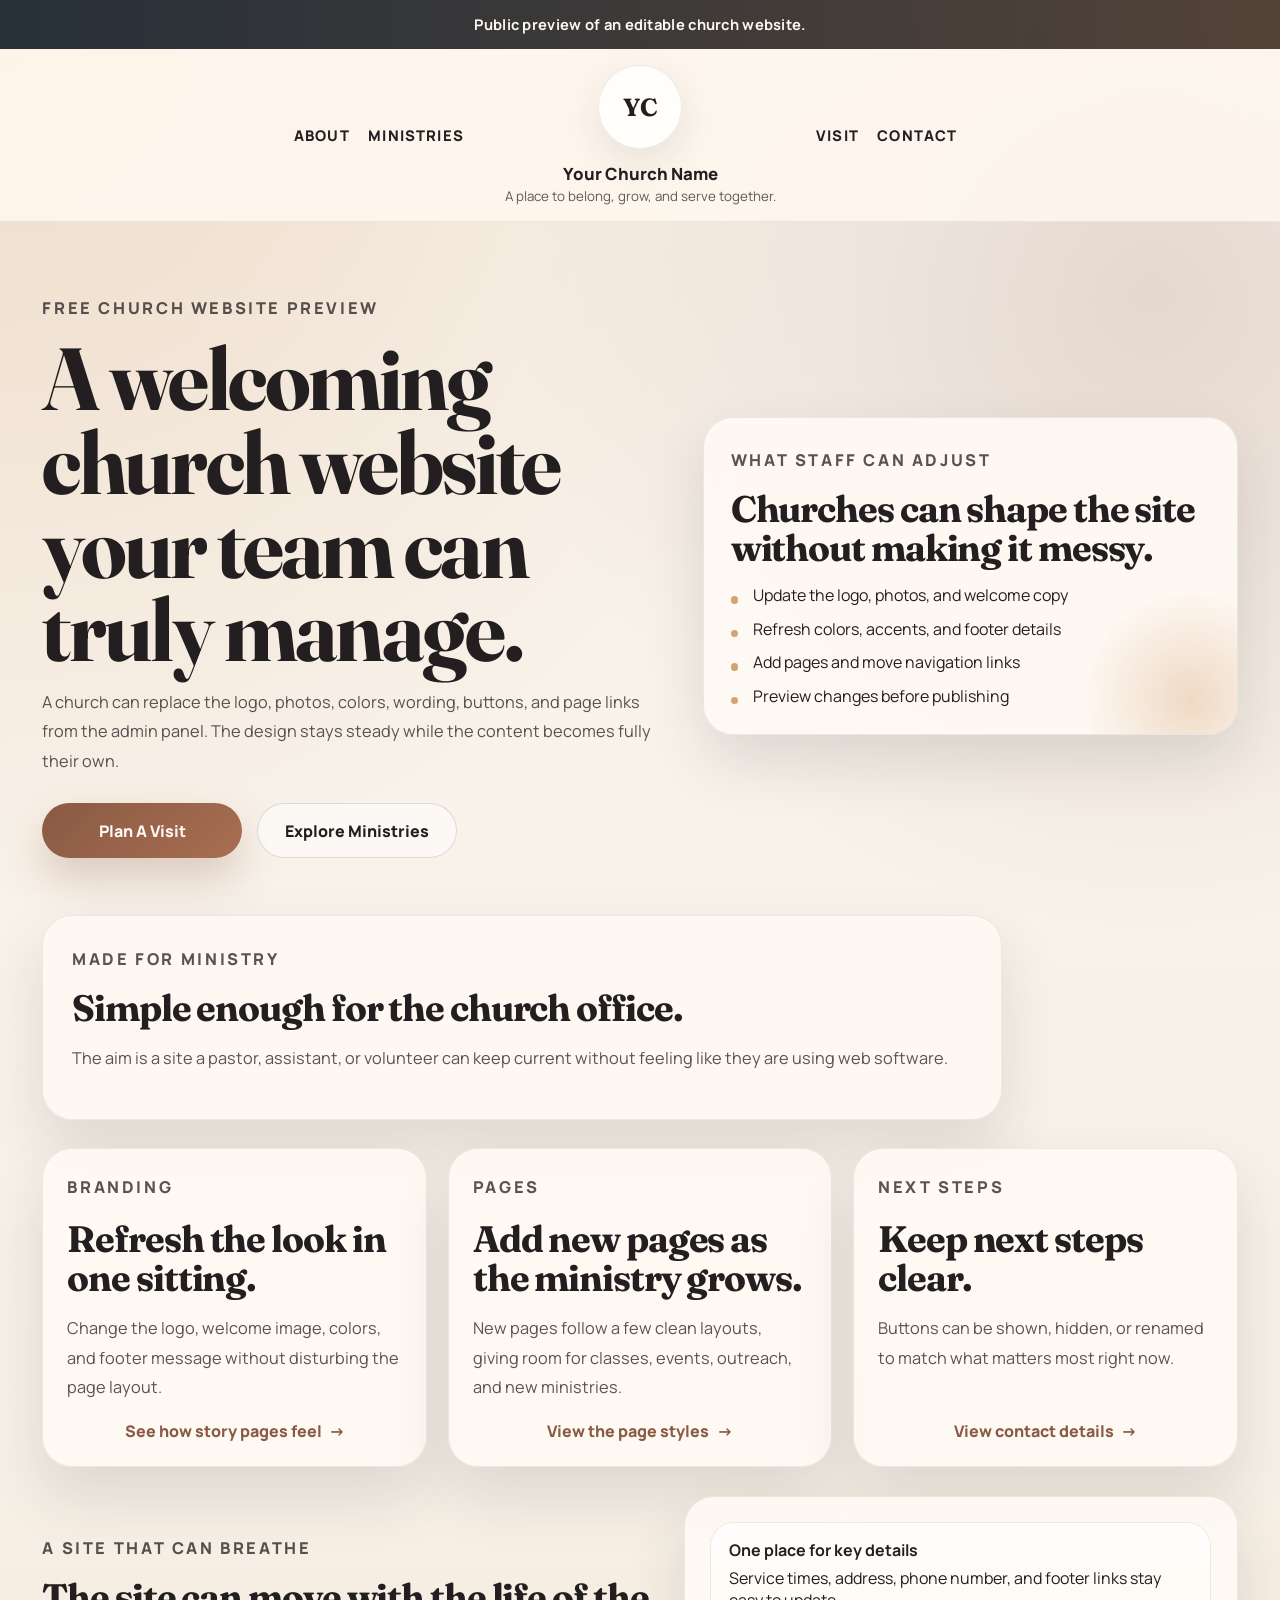
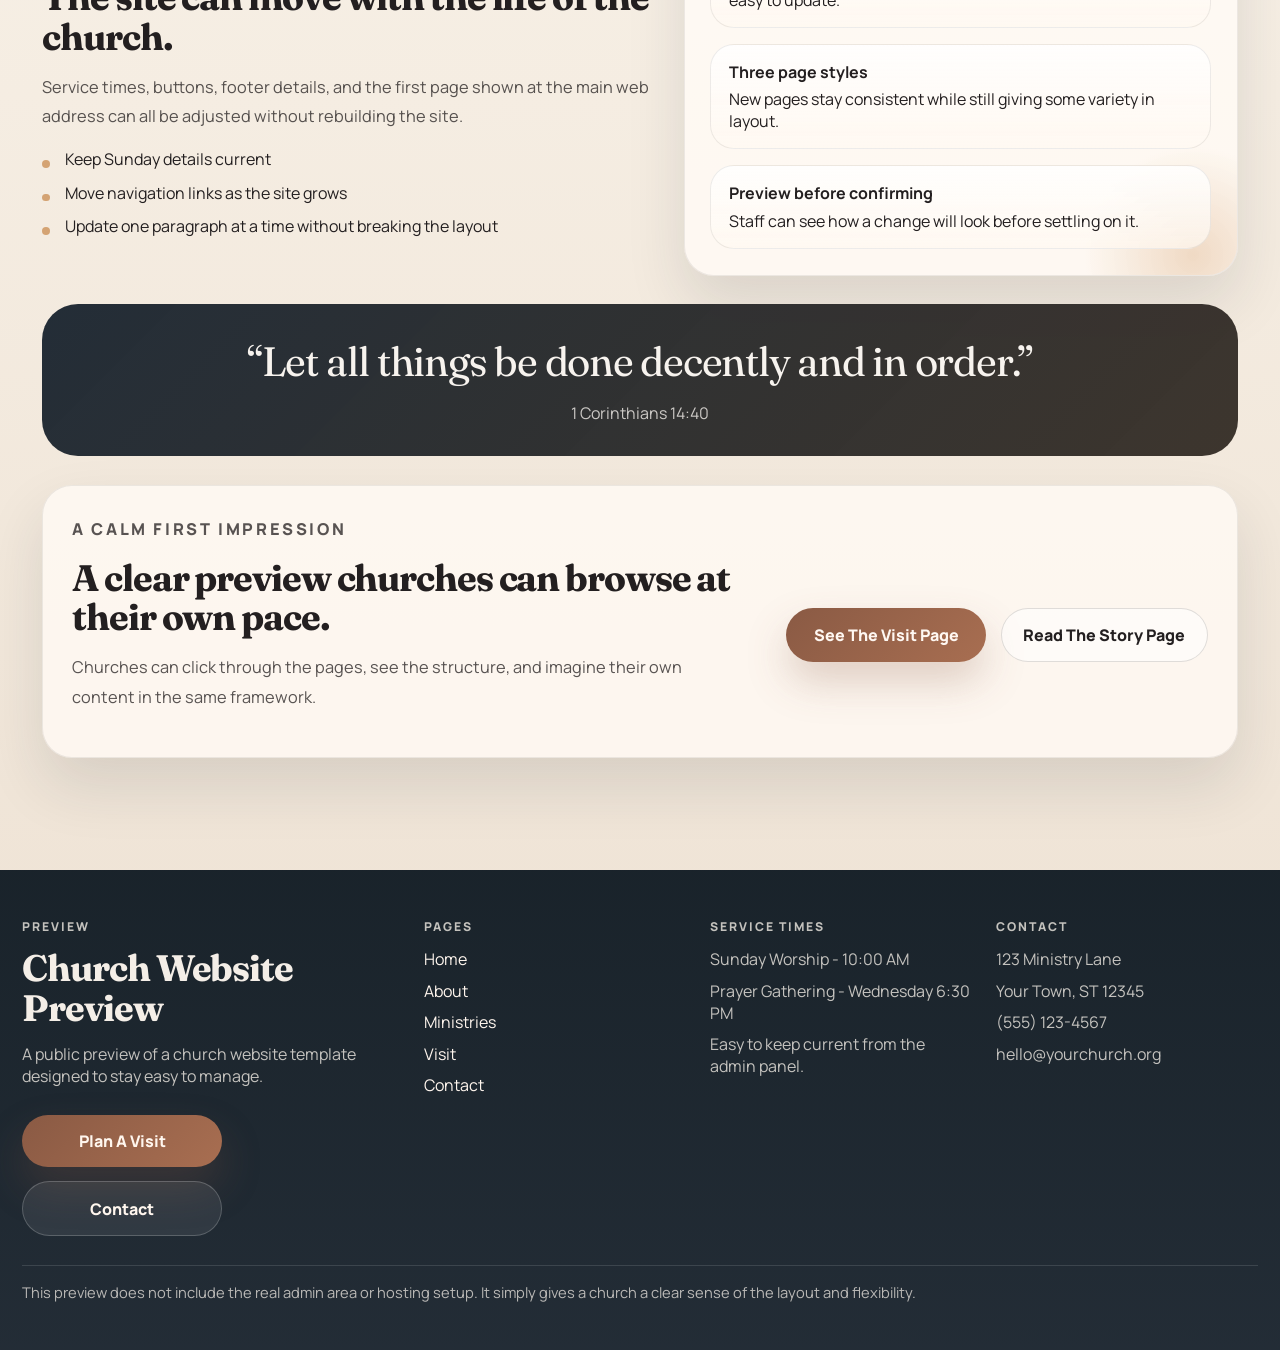
<file: index.html>
<!doctype html>
<html lang="en">
  <head>
    <meta charset="UTF-8">
    <meta name="viewport" content="width=device-width, initial-scale=1.0">
    <title>Church Website Preview</title>
    <meta
      name="description"
      content="A simple public preview of a customizable church website template."
    >
    <link rel="stylesheet" href="styles.css">
  </head>
  <body>
    <div class="preview-bar">Public preview of an editable church website.</div>

    <header class="site-header">
      <div class="header-main">
        <nav class="nav-group nav-group--left" aria-label="Primary">
          <a class="nav-link" href="about.html">About</a>
          <a class="nav-link" href="ministries.html">Ministries</a>
        </nav>

        <a class="brand-lockup" href="index.html" aria-label="Go to homepage">
          <div class="brand-logo">YC</div>
          <div class="brand-copy">
            <span>Your Church Name</span>
            <small>A place to belong, grow, and serve together.</small>
          </div>
        </a>

        <nav class="nav-group nav-group--right" aria-label="Secondary">
          <a class="nav-link" href="visit.html">Visit</a>
          <a class="nav-link" href="contact.html">Contact</a>
        </nav>

        <button
          class="menu-toggle"
          type="button"
          aria-expanded="false"
          aria-controls="mobile-menu"
          data-menu-toggle="#mobile-menu"
        >
          Menu
        </button>
      </div>

      <nav class="mobile-menu" id="mobile-menu" aria-label="Mobile">
        <a class="nav-link is-active" href="index.html">Home</a>
        <a class="nav-link" href="about.html">About</a>
        <a class="nav-link" href="ministries.html">Ministries</a>
        <a class="nav-link" href="visit.html">Visit</a>
        <a class="nav-link" href="contact.html">Contact</a>
      </nav>
    </header>

    <main>
      <section class="hero">
        <div class="hero-copy">
          <p class="eyebrow">Free Church Website Preview</p>
          <h1>A welcoming church website your team can truly manage.</h1>
          <p>
            A church can replace the logo, photos, colors, wording, buttons, and page links from
            the admin panel. The design stays steady while the content becomes fully their own.
          </p>
          <div class="hero-actions">
            <a class="action-link action-link--solid" href="visit.html">Plan A Visit</a>
            <a class="action-link action-link--outline" href="ministries.html">Explore Ministries</a>
          </div>
        </div>

        <aside class="hero-card">
          <p class="eyebrow">What Staff Can Adjust</p>
          <h3>Churches can shape the site without making it messy.</h3>
          <ul class="check-list">
            <li>Update the logo, photos, and welcome copy</li>
            <li>Refresh colors, accents, and footer details</li>
            <li>Add pages and move navigation links</li>
            <li>Preview changes before publishing</li>
          </ul>
        </aside>
      </section>

      <section class="page-intro">
        <p class="eyebrow">Made For Ministry</p>
        <h2>Simple enough for the church office.</h2>
        <p>
          The aim is a site a pastor, assistant, or volunteer can keep current without feeling like
          they are using web software.
        </p>
      </section>

      <section class="feature-grid">
        <article class="feature-card">
          <div class="feature-card__content">
            <p class="eyebrow">Branding</p>
            <h3>Refresh the look in one sitting.</h3>
            <p>
              Change the logo, welcome image, colors, and footer message without disturbing the page
              layout.
            </p>
          </div>
          <a class="action-link action-link--text" href="about.html">See how story pages feel</a>
        </article>

        <article class="feature-card">
          <div class="feature-card__content">
            <p class="eyebrow">Pages</p>
            <h3>Add new pages as the ministry grows.</h3>
            <p>
              New pages follow a few clean layouts, giving room for classes, events, outreach, and
              new ministries.
            </p>
          </div>
          <a class="action-link action-link--text" href="ministries.html">View the page styles</a>
        </article>

        <article class="feature-card">
          <div class="feature-card__content">
            <p class="eyebrow">Next Steps</p>
            <h3>Keep next steps clear.</h3>
            <p>
              Buttons can be shown, hidden, or renamed to match what matters most right now.
            </p>
          </div>
          <a class="action-link action-link--text" href="contact.html">View contact details</a>
        </article>
      </section>

      <section class="split-section">
        <div class="split-copy">
          <p class="eyebrow">A Site That Can Breathe</p>
          <h2>The site can move with the life of the church.</h2>
          <p>
            Service times, buttons, footer details, and the first page shown at the main web
            address can all be adjusted without rebuilding the site.
          </p>
          <ul class="simple-list">
            <li>Keep Sunday details current</li>
            <li>Move navigation links as the site grows</li>
            <li>Update one paragraph at a time without breaking the layout</li>
          </ul>
        </div>

        <div class="split-visual">
          <div class="visual-stack">
            <div class="visual-card">
              <strong>One place for key details</strong>
              Service times, address, phone number, and footer links stay easy to update.
            </div>
            <div class="visual-card">
              <strong>Three page styles</strong>
              New pages stay consistent while still giving some variety in layout.
            </div>
            <div class="visual-card">
              <strong>Preview before confirming</strong>
              Staff can see how a change will look before settling on it.
            </div>
          </div>
        </div>
      </section>

      <section class="quote-band">
        <blockquote>“Let all things be done decently and in order.”</blockquote>
        <cite>1 Corinthians 14:40</cite>
      </section>

      <section class="closing-panel">
        <div class="closing-copy">
          <p class="eyebrow">A Calm First Impression</p>
          <h2>A clear preview churches can browse at their own pace.</h2>
          <p>
            Churches can click through the pages, see the structure, and imagine their own content
            in the same framework.
          </p>
        </div>
        <div class="stacked-links">
          <a class="action-link action-link--solid" href="visit.html">See The Visit Page</a>
          <a class="action-link action-link--outline" href="about.html">Read The Story Page</a>
        </div>
      </section>
    </main>

    <footer class="site-footer">
      <div class="footer-grid">
        <div class="footer-column">
          <p class="footer-kicker">Preview</p>
          <h2>Church Website Preview</h2>
          <p>A public preview of a church website template designed to stay easy to manage.</p>
          <div class="footer-actions">
            <a class="action-link action-link--solid" href="visit.html">Plan A Visit</a>
            <a class="action-link action-link--outline" href="contact.html">Contact</a>
          </div>
        </div>

        <div class="footer-column">
          <p class="footer-kicker">Pages</p>
          <ul>
            <li><a href="index.html">Home</a></li>
            <li><a href="about.html">About</a></li>
            <li><a href="ministries.html">Ministries</a></li>
            <li><a href="visit.html">Visit</a></li>
            <li><a href="contact.html">Contact</a></li>
          </ul>
        </div>

        <div class="footer-column">
          <p class="footer-kicker">Service Times</p>
          <ul>
            <li>Sunday Worship - 10:00 AM</li>
            <li>Prayer Gathering - Wednesday 6:30 PM</li>
            <li>Easy to keep current from the admin panel.</li>
          </ul>
        </div>

        <div class="footer-column">
          <p class="footer-kicker">Contact</p>
          <ul>
            <li>123 Ministry Lane</li>
            <li>Your Town, ST 12345</li>
            <li>(555) 123-4567</li>
            <li>hello@yourchurch.org</li>
          </ul>
        </div>
      </div>

      <div class="footer-note">
        This preview does not include the real admin area or hosting setup. It simply gives a
        church a clear sense of the layout and flexibility.
      </div>
    </footer>

    <script src="script.js"></script>
  </body>
</html>
</file>
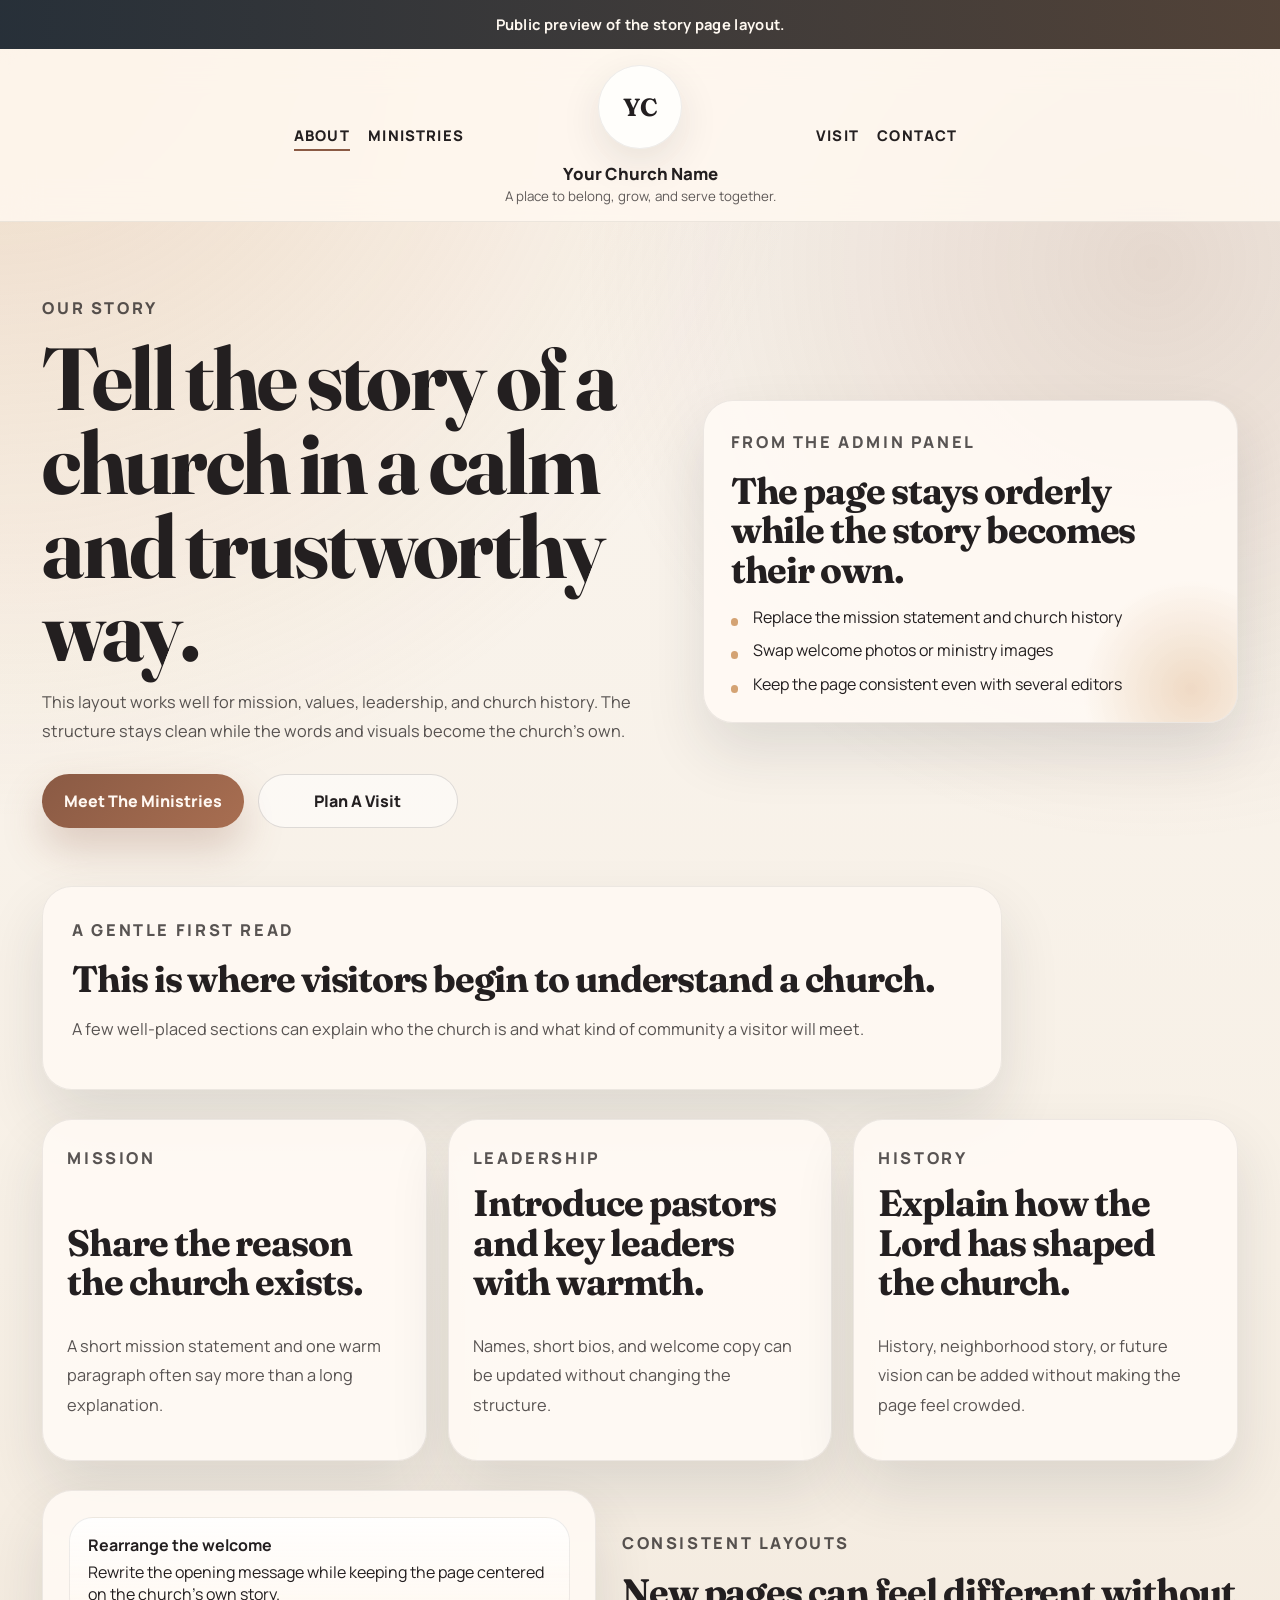
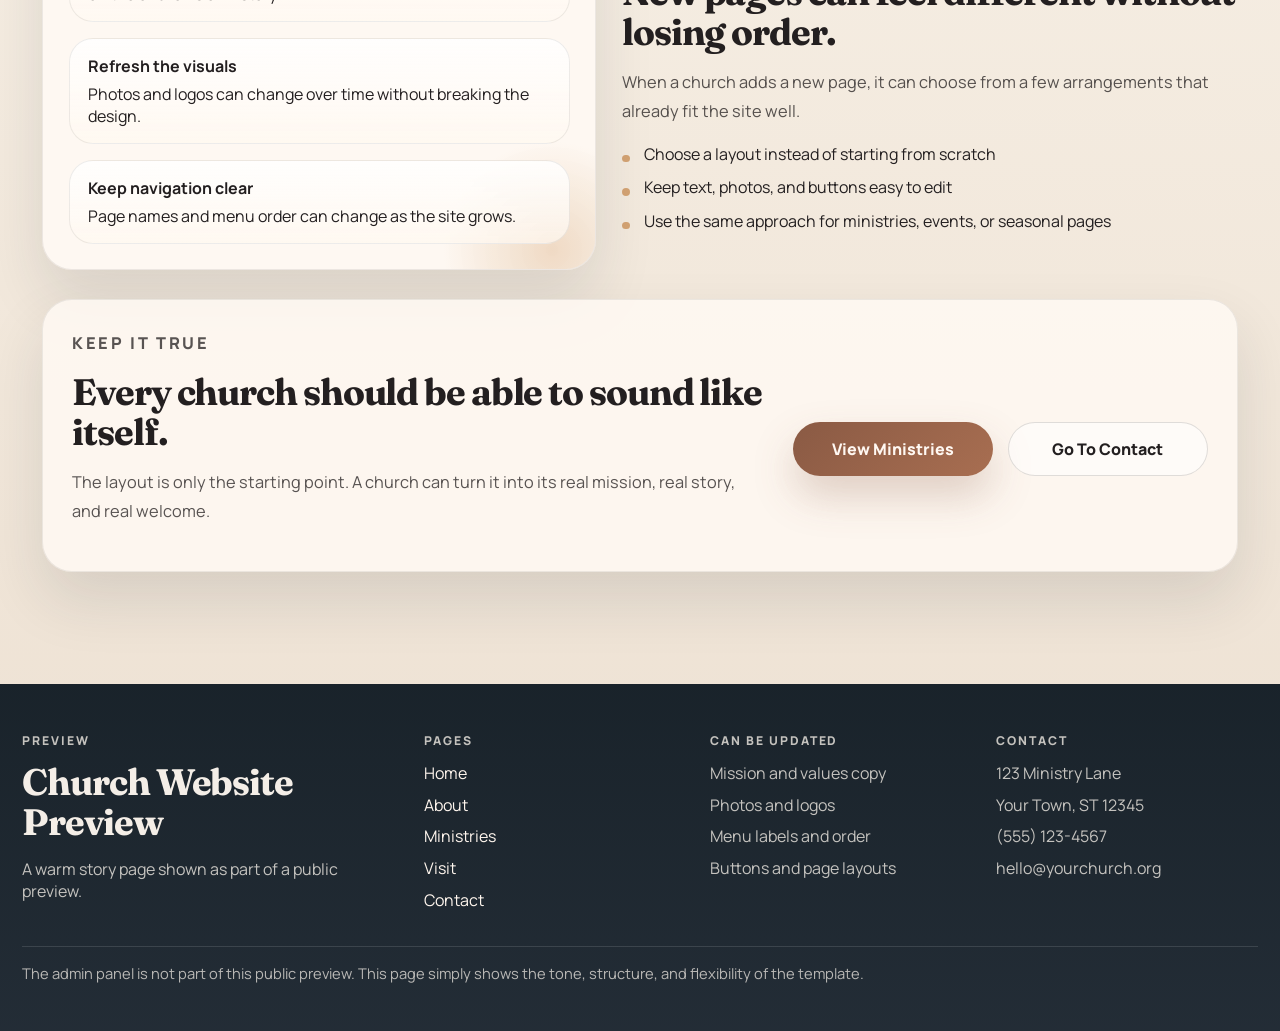
<file: about.html>
<!doctype html>
<html lang="en">
  <head>
    <meta charset="UTF-8">
    <meta name="viewport" content="width=device-width, initial-scale=1.0">
    <title>About | Church Website Preview</title>
    <meta
      name="description"
      content="Preview how a church can share its story, mission, and leadership in a clean and editable layout."
    >
    <link rel="stylesheet" href="styles.css">
  </head>
  <body>
    <div class="preview-bar">Public preview of the story page layout.</div>

    <header class="site-header">
      <div class="header-main">
        <nav class="nav-group nav-group--left" aria-label="Primary">
          <a class="nav-link is-active" href="about.html">About</a>
          <a class="nav-link" href="ministries.html">Ministries</a>
        </nav>

        <a class="brand-lockup" href="index.html" aria-label="Go to homepage">
          <div class="brand-logo">YC</div>
          <div class="brand-copy">
            <span>Your Church Name</span>
            <small>A place to belong, grow, and serve together.</small>
          </div>
        </a>

        <nav class="nav-group nav-group--right" aria-label="Secondary">
          <a class="nav-link" href="visit.html">Visit</a>
          <a class="nav-link" href="contact.html">Contact</a>
        </nav>

        <button
          class="menu-toggle"
          type="button"
          aria-expanded="false"
          aria-controls="mobile-menu"
          data-menu-toggle="#mobile-menu"
        >
          Menu
        </button>
      </div>

      <nav class="mobile-menu" id="mobile-menu" aria-label="Mobile">
        <a class="nav-link" href="index.html">Home</a>
        <a class="nav-link is-active" href="about.html">About</a>
        <a class="nav-link" href="ministries.html">Ministries</a>
        <a class="nav-link" href="visit.html">Visit</a>
        <a class="nav-link" href="contact.html">Contact</a>
      </nav>
    </header>

    <main>
      <section class="hero hero-compact">
        <div class="hero-copy">
          <p class="eyebrow">Our Story</p>
          <h1>Tell the story of a church in a calm and trustworthy way.</h1>
          <p>
            This layout works well for mission, values, leadership, and church history. The
            structure stays clean while the words and visuals become the church’s own.
          </p>
          <div class="hero-actions">
            <a class="action-link action-link--solid" href="ministries.html">Meet The Ministries</a>
            <a class="action-link action-link--outline" href="visit.html">Plan A Visit</a>
          </div>
        </div>

        <aside class="hero-card">
          <p class="eyebrow">From The Admin Panel</p>
          <h3>The page stays orderly while the story becomes their own.</h3>
          <ul class="check-list">
            <li>Replace the mission statement and church history</li>
            <li>Swap welcome photos or ministry images</li>
            <li>Keep the page consistent even with several editors</li>
          </ul>
        </aside>
      </section>

      <section class="page-intro">
        <p class="eyebrow">A Gentle First Read</p>
        <h2>This is where visitors begin to understand a church.</h2>
        <p>
          A few well-placed sections can explain who the church is and what kind of community a
          visitor will meet.
        </p>
      </section>

      <section class="feature-grid">
        <article class="feature-card">
          <p class="eyebrow">Mission</p>
          <h3>Share the reason the church exists.</h3>
          <p>
            A short mission statement and one warm paragraph often say more than a long explanation.
          </p>
        </article>

        <article class="feature-card">
          <p class="eyebrow">Leadership</p>
          <h3>Introduce pastors and key leaders with warmth.</h3>
          <p>
            Names, short bios, and welcome copy can be updated without changing the structure.
          </p>
        </article>

        <article class="feature-card">
          <p class="eyebrow">History</p>
          <h3>Explain how the Lord has shaped the church.</h3>
          <p>
            History, neighborhood story, or future vision can be added without making the page feel crowded.
          </p>
        </article>
      </section>

      <section class="split-section split-section--reverse">
        <div class="split-copy">
          <p class="eyebrow">Consistent Layouts</p>
          <h2>New pages can feel different without losing order.</h2>
          <p>
            When a church adds a new page, it can choose from a few arrangements that already fit
            the site well.
          </p>
          <ul class="simple-list">
            <li>Choose a layout instead of starting from scratch</li>
            <li>Keep text, photos, and buttons easy to edit</li>
            <li>Use the same approach for ministries, events, or seasonal pages</li>
          </ul>
        </div>

        <div class="split-visual">
          <div class="visual-stack">
            <div class="visual-card">
              <strong>Rearrange the welcome</strong>
              Rewrite the opening message while keeping the page centered on the church’s own story.
            </div>
            <div class="visual-card">
              <strong>Refresh the visuals</strong>
              Photos and logos can change over time without breaking the design.
            </div>
            <div class="visual-card">
              <strong>Keep navigation clear</strong>
              Page names and menu order can change as the site grows.
            </div>
          </div>
        </div>
      </section>

      <section class="closing-panel">
        <div class="closing-copy">
          <p class="eyebrow">Keep It True</p>
          <h2>Every church should be able to sound like itself.</h2>
          <p>
            The layout is only the starting point. A church can turn it into its real mission, real
            story, and real welcome.
          </p>
        </div>
        <div class="stacked-links">
          <a class="action-link action-link--solid" href="ministries.html">View Ministries</a>
          <a class="action-link action-link--outline" href="contact.html">Go To Contact</a>
        </div>
      </section>
    </main>

    <footer class="site-footer">
      <div class="footer-grid">
        <div class="footer-column">
          <p class="footer-kicker">Preview</p>
          <h2>Church Website Preview</h2>
          <p>A warm story page shown as part of a public preview.</p>
        </div>

        <div class="footer-column">
          <p class="footer-kicker">Pages</p>
          <ul>
            <li><a href="index.html">Home</a></li>
            <li><a href="about.html">About</a></li>
            <li><a href="ministries.html">Ministries</a></li>
            <li><a href="visit.html">Visit</a></li>
            <li><a href="contact.html">Contact</a></li>
          </ul>
        </div>

        <div class="footer-column">
          <p class="footer-kicker">Can Be Updated</p>
          <ul>
            <li>Mission and values copy</li>
            <li>Photos and logos</li>
            <li>Menu labels and order</li>
            <li>Buttons and page layouts</li>
          </ul>
        </div>

        <div class="footer-column">
          <p class="footer-kicker">Contact</p>
          <ul>
            <li>123 Ministry Lane</li>
            <li>Your Town, ST 12345</li>
            <li>(555) 123-4567</li>
            <li>hello@yourchurch.org</li>
          </ul>
        </div>
      </div>

      <div class="footer-note">
        The admin panel is not part of this public preview. This page simply shows the tone,
        structure, and flexibility of the template.
      </div>
    </footer>

    <script src="script.js"></script>
  </body>
</html>
</file>
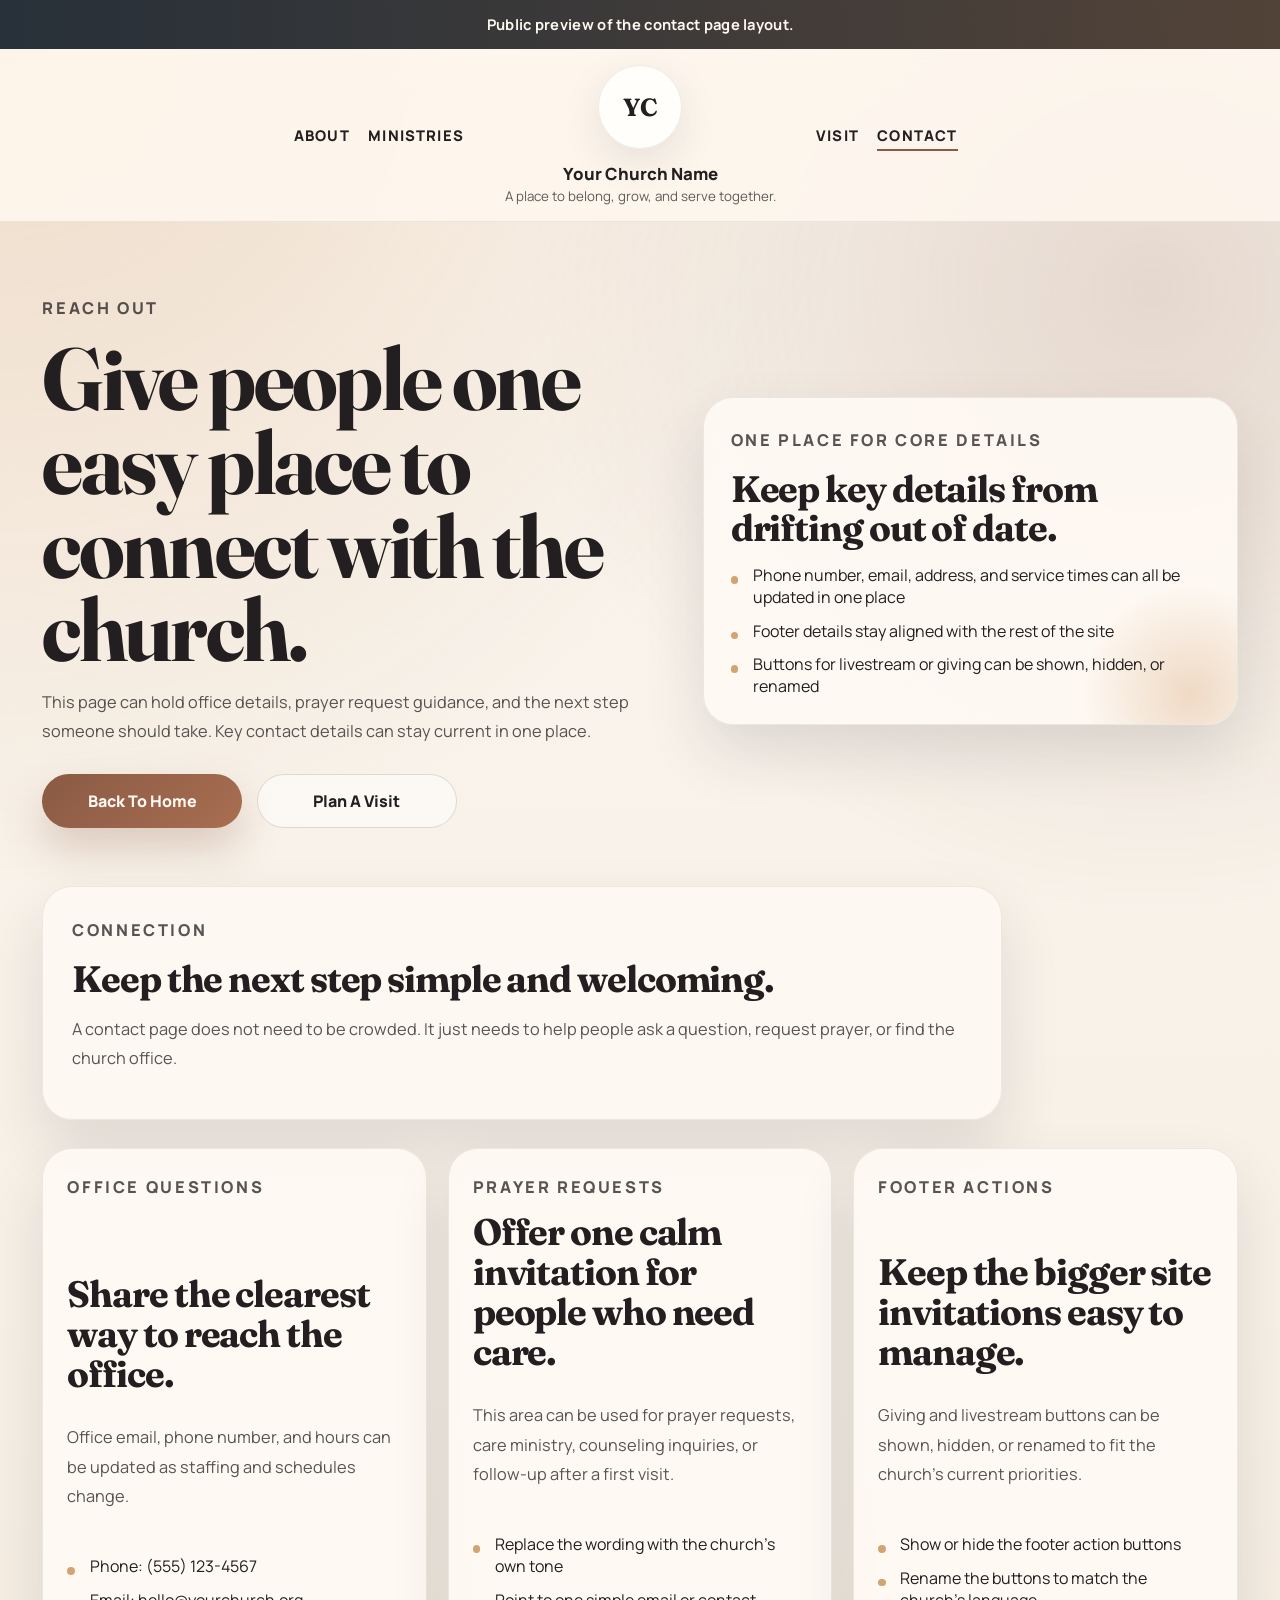
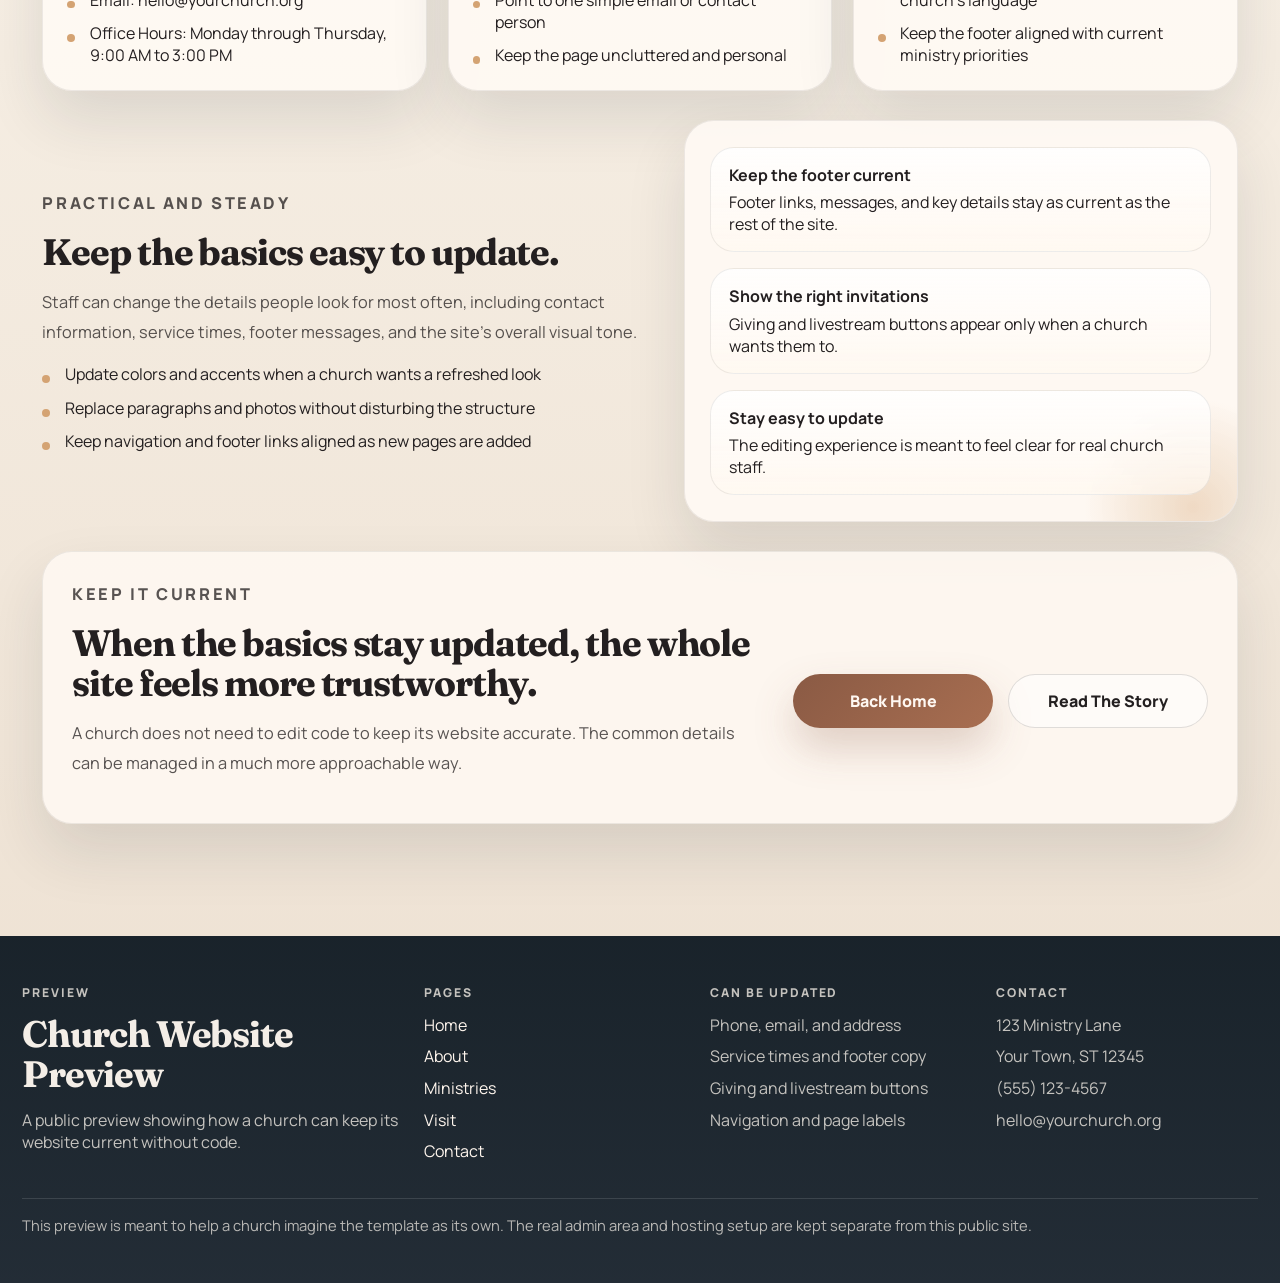
<file: contact.html>
<!doctype html>
<html lang="en">
  <head>
    <meta charset="UTF-8">
    <meta name="viewport" content="width=device-width, initial-scale=1.0">
    <title>Contact | Church Website Preview</title>
    <meta
      name="description"
      content="Preview a contact page with editable office details, service times, and next steps."
    >
    <link rel="stylesheet" href="styles.css">
  </head>
  <body>
    <div class="preview-bar">Public preview of the contact page layout.</div>

    <header class="site-header">
      <div class="header-main">
        <nav class="nav-group nav-group--left" aria-label="Primary">
          <a class="nav-link" href="about.html">About</a>
          <a class="nav-link" href="ministries.html">Ministries</a>
        </nav>

        <a class="brand-lockup" href="index.html" aria-label="Go to homepage">
          <div class="brand-logo">YC</div>
          <div class="brand-copy">
            <span>Your Church Name</span>
            <small>A place to belong, grow, and serve together.</small>
          </div>
        </a>

        <nav class="nav-group nav-group--right" aria-label="Secondary">
          <a class="nav-link" href="visit.html">Visit</a>
          <a class="nav-link is-active" href="contact.html">Contact</a>
        </nav>

        <button
          class="menu-toggle"
          type="button"
          aria-expanded="false"
          aria-controls="mobile-menu"
          data-menu-toggle="#mobile-menu"
        >
          Menu
        </button>
      </div>

      <nav class="mobile-menu" id="mobile-menu" aria-label="Mobile">
        <a class="nav-link" href="index.html">Home</a>
        <a class="nav-link" href="about.html">About</a>
        <a class="nav-link" href="ministries.html">Ministries</a>
        <a class="nav-link" href="visit.html">Visit</a>
        <a class="nav-link is-active" href="contact.html">Contact</a>
      </nav>
    </header>

    <main>
      <section class="hero hero-compact">
        <div class="hero-copy">
          <p class="eyebrow">Reach Out</p>
          <h1>Give people one easy place to connect with the church.</h1>
          <p>
            This page can hold office details, prayer request guidance, and the next step someone
            should take. Key contact details can stay current in one place.
          </p>
          <div class="hero-actions">
            <a class="action-link action-link--solid" href="index.html">Back To Home</a>
            <a class="action-link action-link--outline" href="visit.html">Plan A Visit</a>
          </div>
        </div>

        <aside class="hero-card">
          <p class="eyebrow">One Place For Core Details</p>
          <h3>Keep key details from drifting out of date.</h3>
          <ul class="check-list">
            <li>Phone number, email, address, and service times can all be updated in one place</li>
            <li>Footer details stay aligned with the rest of the site</li>
            <li>Buttons for livestream or giving can be shown, hidden, or renamed</li>
          </ul>
        </aside>
      </section>

      <section class="page-intro">
        <p class="eyebrow">Connection</p>
        <h2>Keep the next step simple and welcoming.</h2>
        <p>
          A contact page does not need to be crowded. It just needs to help people ask a question,
          request prayer, or find the church office.
        </p>
      </section>

      <section class="contact-grid">
        <article>
          <p class="eyebrow">Office Questions</p>
          <h3>Share the clearest way to reach the office.</h3>
          <p>
            Office email, phone number, and hours can be updated as staffing and schedules change.
          </p>
          <ul class="contact-list">
            <li>Phone: (555) 123-4567</li>
            <li>Email: hello@yourchurch.org</li>
            <li>Office Hours: Monday through Thursday, 9:00 AM to 3:00 PM</li>
          </ul>
        </article>

        <article>
          <p class="eyebrow">Prayer Requests</p>
          <h3>Offer one calm invitation for people who need care.</h3>
          <p>
            This area can be used for prayer requests, care ministry, counseling inquiries, or
            follow-up after a first visit.
          </p>
          <ul class="contact-list">
            <li>Replace the wording with the church’s own tone</li>
            <li>Point to one simple email or contact person</li>
            <li>Keep the page uncluttered and personal</li>
          </ul>
        </article>

        <article>
          <p class="eyebrow">Footer Actions</p>
          <h3>Keep the bigger site invitations easy to manage.</h3>
          <p>
            Giving and livestream buttons can be shown, hidden, or renamed to fit the church’s
            current priorities.
          </p>
          <ul class="contact-list">
            <li>Show or hide the footer action buttons</li>
            <li>Rename the buttons to match the church’s language</li>
            <li>Keep the footer aligned with current ministry priorities</li>
          </ul>
        </article>
      </section>

      <section class="split-section">
        <div class="split-copy">
          <p class="eyebrow">Practical And Steady</p>
          <h2>Keep the basics easy to update.</h2>
          <p>
            Staff can change the details people look for most often, including contact information,
            service times, footer messages, and the site’s overall visual tone.
          </p>
          <ul class="simple-list">
            <li>Update colors and accents when a church wants a refreshed look</li>
            <li>Replace paragraphs and photos without disturbing the structure</li>
            <li>Keep navigation and footer links aligned as new pages are added</li>
          </ul>
        </div>

        <div class="split-visual">
          <div class="visual-stack">
            <div class="visual-card">
              <strong>Keep the footer current</strong>
              Footer links, messages, and key details stay as current as the rest of the site.
            </div>
            <div class="visual-card">
              <strong>Show the right invitations</strong>
              Giving and livestream buttons appear only when a church wants them to.
            </div>
            <div class="visual-card">
              <strong>Stay easy to update</strong>
              The editing experience is meant to feel clear for real church staff.
            </div>
          </div>
        </div>
      </section>

      <section class="closing-panel">
        <div class="closing-copy">
          <p class="eyebrow">Keep It Current</p>
          <h2>When the basics stay updated, the whole site feels more trustworthy.</h2>
          <p>
            A church does not need to edit code to keep its website accurate. The common details can
            be managed in a much more approachable way.
          </p>
        </div>
        <div class="stacked-links">
          <a class="action-link action-link--solid" href="index.html">Back Home</a>
          <a class="action-link action-link--outline" href="about.html">Read The Story</a>
        </div>
      </section>
    </main>

    <footer class="site-footer">
      <div class="footer-grid">
        <div class="footer-column">
          <p class="footer-kicker">Preview</p>
          <h2>Church Website Preview</h2>
          <p>A public preview showing how a church can keep its website current without code.</p>
        </div>

        <div class="footer-column">
          <p class="footer-kicker">Pages</p>
          <ul>
            <li><a href="index.html">Home</a></li>
            <li><a href="about.html">About</a></li>
            <li><a href="ministries.html">Ministries</a></li>
            <li><a href="visit.html">Visit</a></li>
            <li><a href="contact.html">Contact</a></li>
          </ul>
        </div>

        <div class="footer-column">
          <p class="footer-kicker">Can Be Updated</p>
          <ul>
            <li>Phone, email, and address</li>
            <li>Service times and footer copy</li>
            <li>Giving and livestream buttons</li>
            <li>Navigation and page labels</li>
          </ul>
        </div>

        <div class="footer-column">
          <p class="footer-kicker">Contact</p>
          <ul>
            <li>123 Ministry Lane</li>
            <li>Your Town, ST 12345</li>
            <li>(555) 123-4567</li>
            <li>hello@yourchurch.org</li>
          </ul>
        </div>
      </div>

      <div class="footer-note">
        This preview is meant to help a church imagine the template as its own. The real admin area
        and hosting setup are kept separate from this public site.
      </div>
    </footer>

    <script src="script.js"></script>
  </body>
</html>
</file>
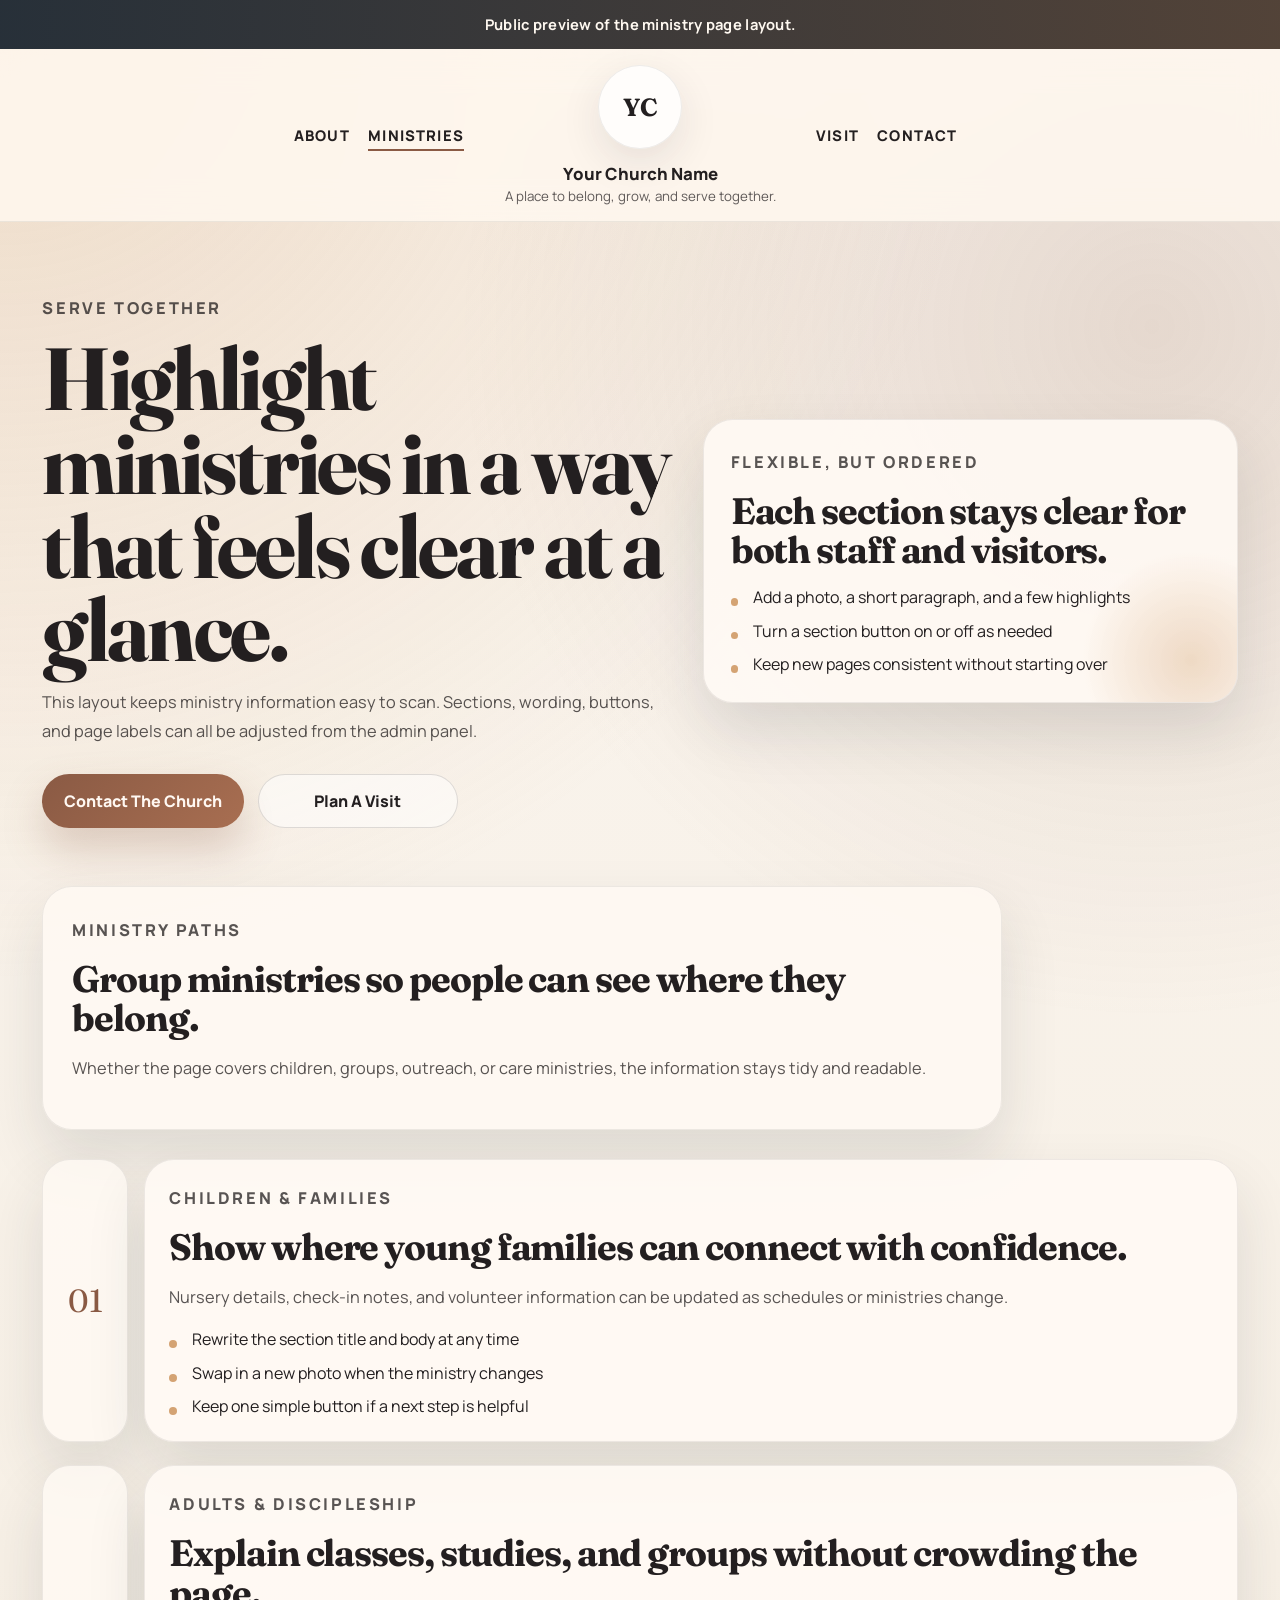
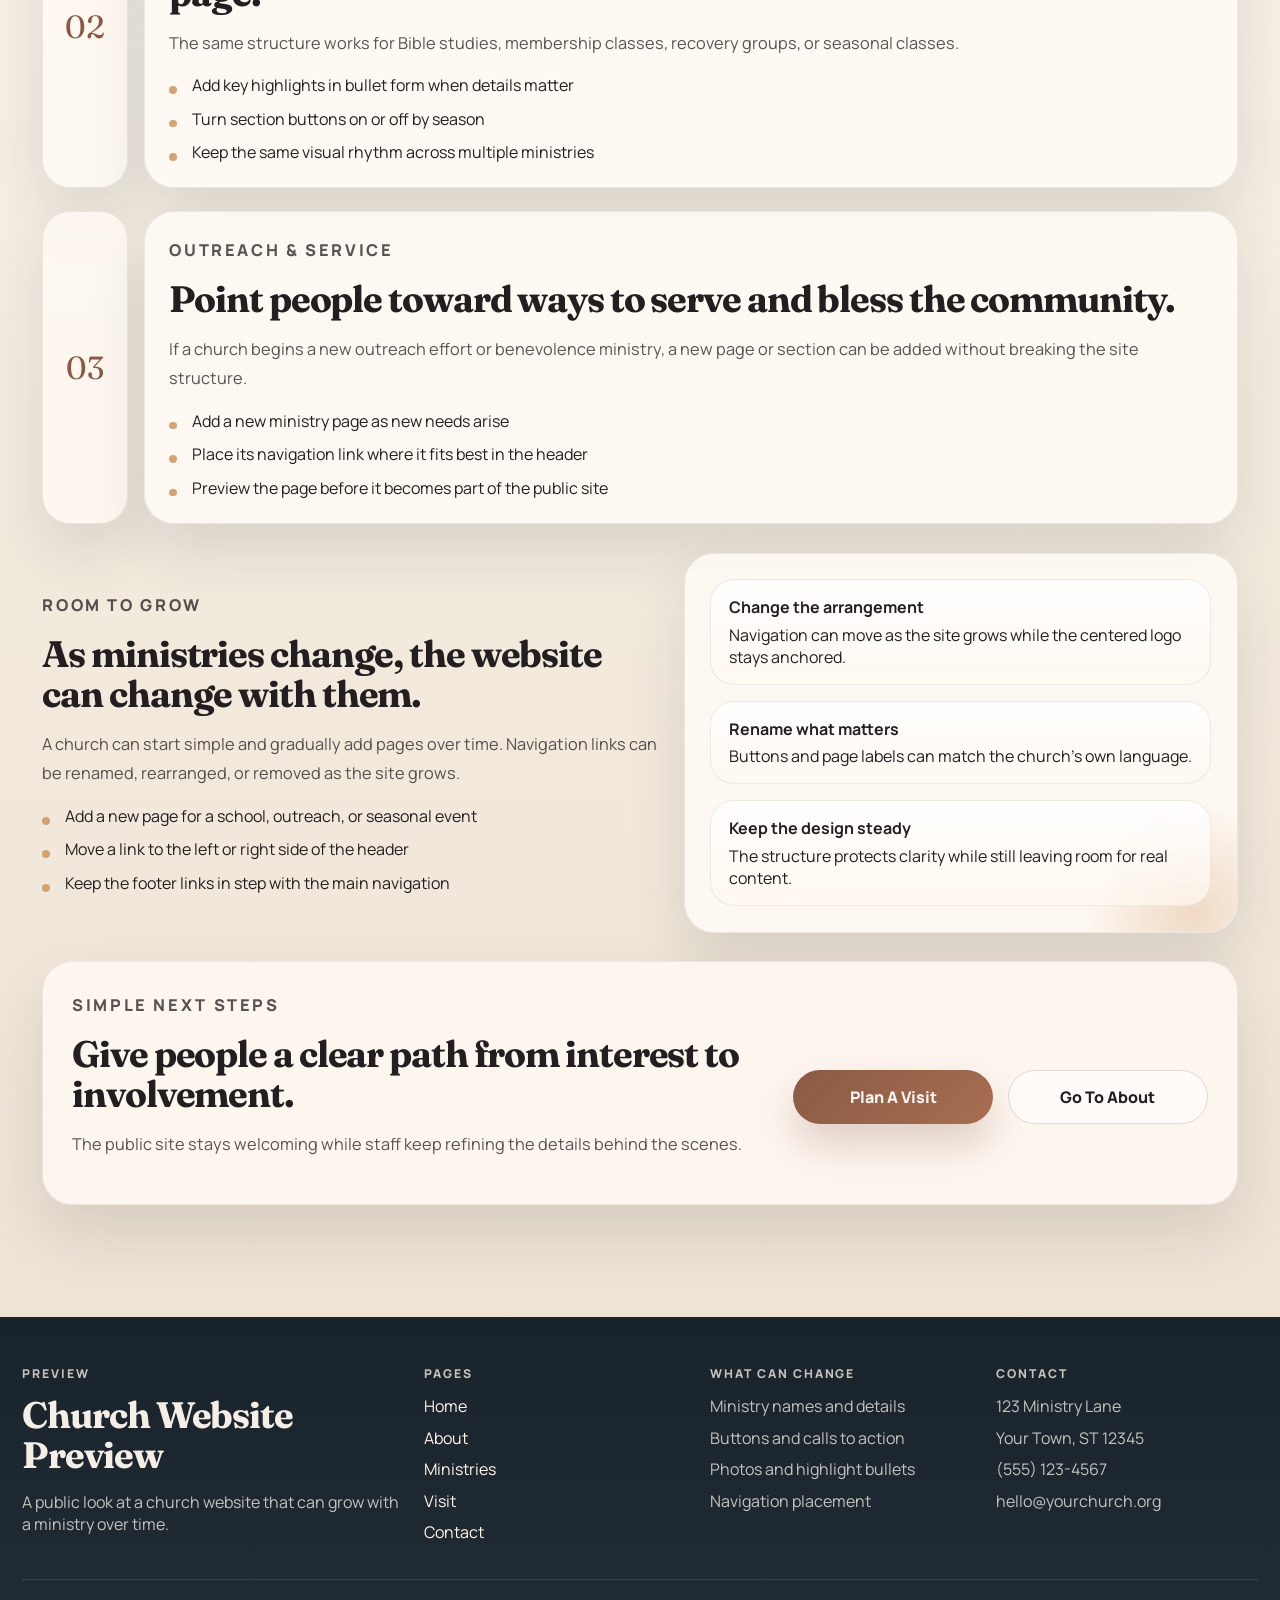
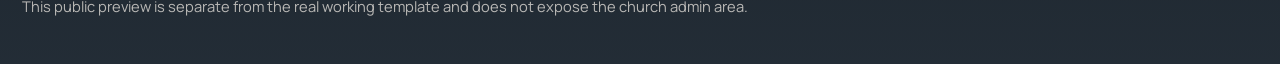
<file: ministries.html>
<!doctype html>
<html lang="en">
  <head>
    <meta charset="UTF-8">
    <meta name="viewport" content="width=device-width, initial-scale=1.0">
    <title>Ministries | Church Website Preview</title>
    <meta
      name="description"
      content="Preview a clear ministry page that can be updated from the admin panel with text, buttons, and layout choices."
    >
    <link rel="stylesheet" href="styles.css">
  </head>
  <body>
    <div class="preview-bar">Public preview of the ministry page layout.</div>

    <header class="site-header">
      <div class="header-main">
        <nav class="nav-group nav-group--left" aria-label="Primary">
          <a class="nav-link" href="about.html">About</a>
          <a class="nav-link is-active" href="ministries.html">Ministries</a>
        </nav>

        <a class="brand-lockup" href="index.html" aria-label="Go to homepage">
          <div class="brand-logo">YC</div>
          <div class="brand-copy">
            <span>Your Church Name</span>
            <small>A place to belong, grow, and serve together.</small>
          </div>
        </a>

        <nav class="nav-group nav-group--right" aria-label="Secondary">
          <a class="nav-link" href="visit.html">Visit</a>
          <a class="nav-link" href="contact.html">Contact</a>
        </nav>

        <button
          class="menu-toggle"
          type="button"
          aria-expanded="false"
          aria-controls="mobile-menu"
          data-menu-toggle="#mobile-menu"
        >
          Menu
        </button>
      </div>

      <nav class="mobile-menu" id="mobile-menu" aria-label="Mobile">
        <a class="nav-link" href="index.html">Home</a>
        <a class="nav-link" href="about.html">About</a>
        <a class="nav-link is-active" href="ministries.html">Ministries</a>
        <a class="nav-link" href="visit.html">Visit</a>
        <a class="nav-link" href="contact.html">Contact</a>
      </nav>
    </header>

    <main>
      <section class="hero hero-compact">
        <div class="hero-copy">
          <p class="eyebrow">Serve Together</p>
          <h1>Highlight ministries in a way that feels clear at a glance.</h1>
          <p>
            This layout keeps ministry information easy to scan. Sections, wording, buttons, and
            page labels can all be adjusted from the admin panel.
          </p>
          <div class="hero-actions">
            <a class="action-link action-link--solid" href="contact.html">Contact The Church</a>
            <a class="action-link action-link--outline" href="visit.html">Plan A Visit</a>
          </div>
        </div>

        <aside class="hero-card">
          <p class="eyebrow">Flexible, But Ordered</p>
          <h3>Each section stays clear for both staff and visitors.</h3>
          <ul class="check-list">
            <li>Add a photo, a short paragraph, and a few highlights</li>
            <li>Turn a section button on or off as needed</li>
            <li>Keep new pages consistent without starting over</li>
          </ul>
        </aside>
      </section>

      <section class="page-intro">
        <p class="eyebrow">Ministry Paths</p>
        <h2>Group ministries so people can see where they belong.</h2>
        <p>
          Whether the page covers children, groups, outreach, or care ministries, the information
          stays tidy and readable.
        </p>
      </section>

      <section class="timeline">
        <article class="timeline-row">
          <div class="timeline-count">01</div>
          <div class="timeline-copy">
            <p class="eyebrow">Children & Families</p>
            <h3>Show where young families can connect with confidence.</h3>
            <p>
              Nursery details, check-in notes, and volunteer information can be updated as schedules
              or ministries change.
            </p>
            <ul class="simple-list">
              <li>Rewrite the section title and body at any time</li>
              <li>Swap in a new photo when the ministry changes</li>
              <li>Keep one simple button if a next step is helpful</li>
            </ul>
          </div>
        </article>

        <article class="timeline-row">
          <div class="timeline-count">02</div>
          <div class="timeline-copy">
            <p class="eyebrow">Adults & Discipleship</p>
            <h3>Explain classes, studies, and groups without crowding the page.</h3>
            <p>
              The same structure works for Bible studies, membership classes, recovery groups, or
              seasonal classes.
            </p>
            <ul class="simple-list">
              <li>Add key highlights in bullet form when details matter</li>
              <li>Turn section buttons on or off by season</li>
              <li>Keep the same visual rhythm across multiple ministries</li>
            </ul>
          </div>
        </article>

        <article class="timeline-row">
          <div class="timeline-count">03</div>
          <div class="timeline-copy">
            <p class="eyebrow">Outreach & Service</p>
            <h3>Point people toward ways to serve and bless the community.</h3>
            <p>
              If a church begins a new outreach effort or benevolence ministry, a new page or
              section can be added without breaking the site structure.
            </p>
            <ul class="simple-list">
              <li>Add a new ministry page as new needs arise</li>
              <li>Place its navigation link where it fits best in the header</li>
              <li>Preview the page before it becomes part of the public site</li>
            </ul>
          </div>
        </article>
      </section>

      <section class="split-section">
        <div class="split-copy">
          <p class="eyebrow">Room To Grow</p>
          <h2>As ministries change, the website can change with them.</h2>
          <p>
            A church can start simple and gradually add pages over time. Navigation links can be
            renamed, rearranged, or removed as the site grows.
          </p>
          <ul class="simple-list">
            <li>Add a new page for a school, outreach, or seasonal event</li>
            <li>Move a link to the left or right side of the header</li>
            <li>Keep the footer links in step with the main navigation</li>
          </ul>
        </div>

        <div class="split-visual">
          <div class="visual-stack">
            <div class="visual-card">
              <strong>Change the arrangement</strong>
              Navigation can move as the site grows while the centered logo stays anchored.
            </div>
            <div class="visual-card">
              <strong>Rename what matters</strong>
              Buttons and page labels can match the church’s own language.
            </div>
            <div class="visual-card">
              <strong>Keep the design steady</strong>
              The structure protects clarity while still leaving room for real content.
            </div>
          </div>
        </div>
      </section>

      <section class="closing-panel">
        <div class="closing-copy">
          <p class="eyebrow">Simple Next Steps</p>
          <h2>Give people a clear path from interest to involvement.</h2>
          <p>
            The public site stays welcoming while staff keep refining the details behind the scenes.
          </p>
        </div>
        <div class="stacked-links">
          <a class="action-link action-link--solid" href="visit.html">Plan A Visit</a>
          <a class="action-link action-link--outline" href="about.html">Go To About</a>
        </div>
      </section>
    </main>

    <footer class="site-footer">
      <div class="footer-grid">
        <div class="footer-column">
          <p class="footer-kicker">Preview</p>
          <h2>Church Website Preview</h2>
          <p>A public look at a church website that can grow with a ministry over time.</p>
        </div>

        <div class="footer-column">
          <p class="footer-kicker">Pages</p>
          <ul>
            <li><a href="index.html">Home</a></li>
            <li><a href="about.html">About</a></li>
            <li><a href="ministries.html">Ministries</a></li>
            <li><a href="visit.html">Visit</a></li>
            <li><a href="contact.html">Contact</a></li>
          </ul>
        </div>

        <div class="footer-column">
          <p class="footer-kicker">What Can Change</p>
          <ul>
            <li>Ministry names and details</li>
            <li>Buttons and calls to action</li>
            <li>Photos and highlight bullets</li>
            <li>Navigation placement</li>
          </ul>
        </div>

        <div class="footer-column">
          <p class="footer-kicker">Contact</p>
          <ul>
            <li>123 Ministry Lane</li>
            <li>Your Town, ST 12345</li>
            <li>(555) 123-4567</li>
            <li>hello@yourchurch.org</li>
          </ul>
        </div>
      </div>

      <div class="footer-note">
        This public preview is separate from the real working template and does not expose the
        church admin area.
      </div>
    </footer>

    <script src="script.js"></script>
  </body>
</html>
</file>
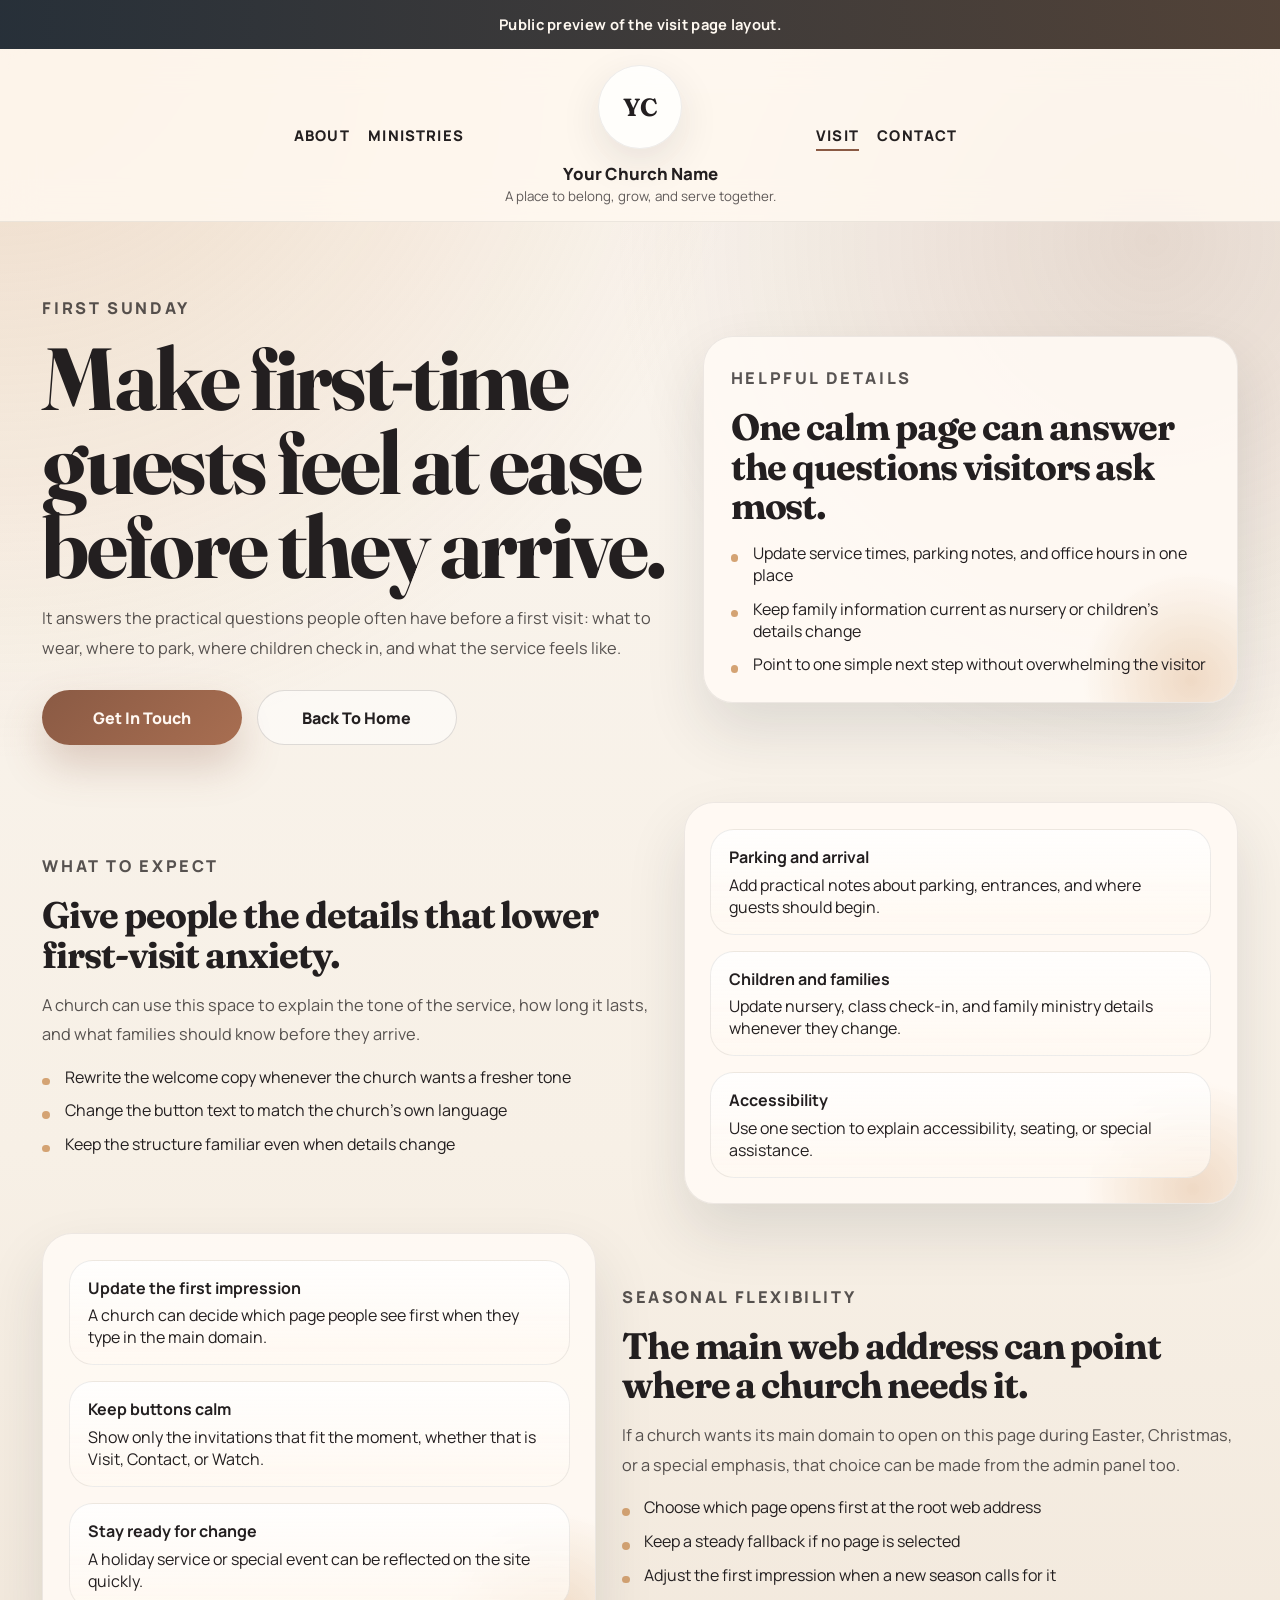
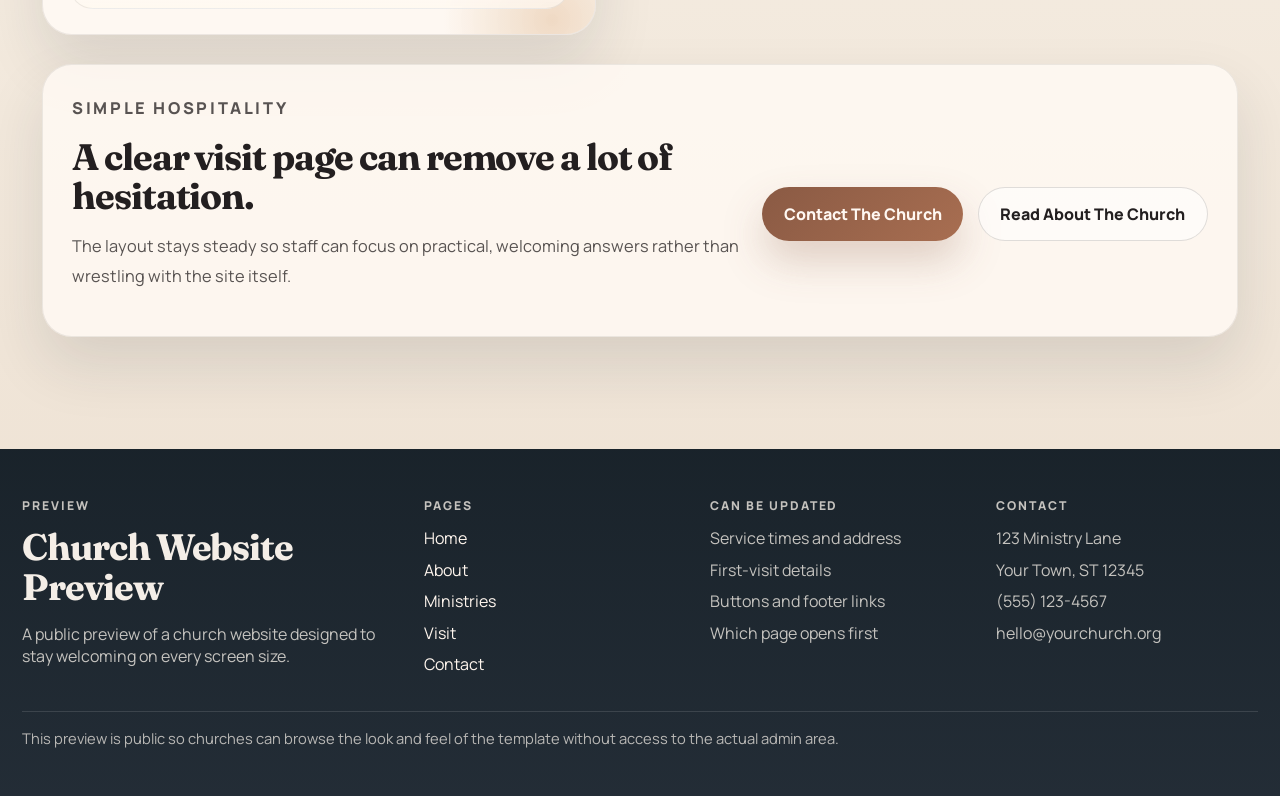
<file: visit.html>
<!doctype html>
<html lang="en">
  <head>
    <meta charset="UTF-8">
    <meta name="viewport" content="width=device-width, initial-scale=1.0">
    <title>Visit | Church Website Preview</title>
    <meta
      name="description"
      content="Preview how a church can guide first-time guests with clear, editable information."
    >
    <link rel="stylesheet" href="styles.css">
  </head>
  <body>
    <div class="preview-bar">Public preview of the visit page layout.</div>

    <header class="site-header">
      <div class="header-main">
        <nav class="nav-group nav-group--left" aria-label="Primary">
          <a class="nav-link" href="about.html">About</a>
          <a class="nav-link" href="ministries.html">Ministries</a>
        </nav>

        <a class="brand-lockup" href="index.html" aria-label="Go to homepage">
          <div class="brand-logo">YC</div>
          <div class="brand-copy">
            <span>Your Church Name</span>
            <small>A place to belong, grow, and serve together.</small>
          </div>
        </a>

        <nav class="nav-group nav-group--right" aria-label="Secondary">
          <a class="nav-link is-active" href="visit.html">Visit</a>
          <a class="nav-link" href="contact.html">Contact</a>
        </nav>

        <button
          class="menu-toggle"
          type="button"
          aria-expanded="false"
          aria-controls="mobile-menu"
          data-menu-toggle="#mobile-menu"
        >
          Menu
        </button>
      </div>

      <nav class="mobile-menu" id="mobile-menu" aria-label="Mobile">
        <a class="nav-link" href="index.html">Home</a>
        <a class="nav-link" href="about.html">About</a>
        <a class="nav-link" href="ministries.html">Ministries</a>
        <a class="nav-link is-active" href="visit.html">Visit</a>
        <a class="nav-link" href="contact.html">Contact</a>
      </nav>
    </header>

    <main>
      <section class="hero hero-compact">
        <div class="hero-copy">
          <p class="eyebrow">First Sunday</p>
          <h1>Make first-time guests feel at ease before they arrive.</h1>
          <p>
            It answers the practical questions people often have before a first visit: what to
            wear, where to park, where children check in, and what the service feels like.
          </p>
          <div class="hero-actions">
            <a class="action-link action-link--solid" href="contact.html">Get In Touch</a>
            <a class="action-link action-link--outline" href="index.html">Back To Home</a>
          </div>
        </div>

        <aside class="hero-card">
          <p class="eyebrow">Helpful Details</p>
          <h3>One calm page can answer the questions visitors ask most.</h3>
          <ul class="check-list">
            <li>Update service times, parking notes, and office hours in one place</li>
            <li>Keep family information current as nursery or children’s details change</li>
            <li>Point to one simple next step without overwhelming the visitor</li>
          </ul>
        </aside>
      </section>

      <section class="split-section">
        <div class="split-copy">
          <p class="eyebrow">What To Expect</p>
          <h2>Give people the details that lower first-visit anxiety.</h2>
          <p>
            A church can use this space to explain the tone of the service, how long it lasts, and
            what families should know before they arrive.
          </p>
          <ul class="simple-list">
            <li>Rewrite the welcome copy whenever the church wants a fresher tone</li>
            <li>Change the button text to match the church’s own language</li>
            <li>Keep the structure familiar even when details change</li>
          </ul>
        </div>

        <div class="split-visual">
          <div class="visual-stack">
            <div class="visual-card">
              <strong>Parking and arrival</strong>
              Add practical notes about parking, entrances, and where guests should begin.
            </div>
            <div class="visual-card">
              <strong>Children and families</strong>
              Update nursery, class check-in, and family ministry details whenever they change.
            </div>
            <div class="visual-card">
              <strong>Accessibility</strong>
              Use one section to explain accessibility, seating, or special assistance.
            </div>
          </div>
        </div>
      </section>

      <section class="split-section split-section--reverse">
        <div class="split-copy">
          <p class="eyebrow">Seasonal Flexibility</p>
          <h2>The main web address can point where a church needs it.</h2>
          <p>
            If a church wants its main domain to open on this page during Easter, Christmas, or a
            special emphasis, that choice can be made from the admin panel too.
          </p>
          <ul class="simple-list">
            <li>Choose which page opens first at the root web address</li>
            <li>Keep a steady fallback if no page is selected</li>
            <li>Adjust the first impression when a new season calls for it</li>
          </ul>
        </div>

        <div class="split-visual">
          <div class="visual-stack">
            <div class="visual-card">
              <strong>Update the first impression</strong>
              A church can decide which page people see first when they type in the main domain.
            </div>
            <div class="visual-card">
              <strong>Keep buttons calm</strong>
              Show only the invitations that fit the moment, whether that is Visit, Contact, or Watch.
            </div>
            <div class="visual-card">
              <strong>Stay ready for change</strong>
              A holiday service or special event can be reflected on the site quickly.
            </div>
          </div>
        </div>
      </section>

      <section class="closing-panel">
        <div class="closing-copy">
          <p class="eyebrow">Simple Hospitality</p>
          <h2>A clear visit page can remove a lot of hesitation.</h2>
          <p>
            The layout stays steady so staff can focus on practical, welcoming answers rather than
            wrestling with the site itself.
          </p>
        </div>
        <div class="stacked-links">
          <a class="action-link action-link--solid" href="contact.html">Contact The Church</a>
          <a class="action-link action-link--outline" href="about.html">Read About The Church</a>
        </div>
      </section>
    </main>

    <footer class="site-footer">
      <div class="footer-grid">
        <div class="footer-column">
          <p class="footer-kicker">Preview</p>
          <h2>Church Website Preview</h2>
          <p>A public preview of a church website designed to stay welcoming on every screen size.</p>
        </div>

        <div class="footer-column">
          <p class="footer-kicker">Pages</p>
          <ul>
            <li><a href="index.html">Home</a></li>
            <li><a href="about.html">About</a></li>
            <li><a href="ministries.html">Ministries</a></li>
            <li><a href="visit.html">Visit</a></li>
            <li><a href="contact.html">Contact</a></li>
          </ul>
        </div>

        <div class="footer-column">
          <p class="footer-kicker">Can Be Updated</p>
          <ul>
            <li>Service times and address</li>
            <li>First-visit details</li>
            <li>Buttons and footer links</li>
            <li>Which page opens first</li>
          </ul>
        </div>

        <div class="footer-column">
          <p class="footer-kicker">Contact</p>
          <ul>
            <li>123 Ministry Lane</li>
            <li>Your Town, ST 12345</li>
            <li>(555) 123-4567</li>
            <li>hello@yourchurch.org</li>
          </ul>
        </div>
      </div>

      <div class="footer-note">
        This preview is public so churches can browse the look and feel of the template without
        access to the actual admin area.
      </div>
    </footer>

    <script src="script.js"></script>
  </body>
</html>
</file>
<file: styles.css>
@import url("https://fonts.googleapis.com/css2?family=Fraunces:opsz,wght@9..144,600;9..144,700&family=Manrope:wght@400;500;600;700;800&display=swap");

:root {
  --primary: #8a5a44;
  --accent: #d4a373;
  --surface: #f7f1ea;
  --paper: rgba(255, 250, 244, 0.9);
  --ink: #231f20;
  --muted: rgba(35, 31, 32, 0.76);
  --footer: #1f2933;
  --line: rgba(35, 31, 32, 0.1);
  --shadow: 0 28px 60px rgba(31, 41, 51, 0.12);
}

* {
  box-sizing: border-box;
}

html {
  scroll-behavior: smooth;
  background: linear-gradient(180deg, var(--surface) 0%, #faf4eb 38%, #eee1d1 100%);
}

body {
  margin: 0;
  min-width: 320px;
  color: var(--ink);
  font-family: "Manrope", sans-serif;
  background:
    radial-gradient(circle at top left, rgba(212, 163, 115, 0.32), transparent 28%),
    radial-gradient(circle at 90% 10%, rgba(138, 90, 68, 0.18), transparent 22%),
    linear-gradient(180deg, #faf5ef 0%, #f7f0e6 48%, #ecdfd0 100%);
}

a {
  color: inherit;
  text-decoration: none;
}

img {
  display: block;
  max-width: 100%;
}

h1,
h2,
h3,
blockquote {
  font-family: "Fraunces", serif;
  letter-spacing: -0.03em;
}

.preview-bar {
  padding: 0.9rem 1rem;
  text-align: center;
  color: #fff9f1;
  background: linear-gradient(90deg, rgba(31, 41, 51, 0.96), rgba(69, 53, 42, 0.92));
  font-size: 0.92rem;
  font-weight: 700;
  letter-spacing: 0.02em;
}

.site-header {
  position: sticky;
  top: 0;
  z-index: 30;
  border-bottom: 1px solid rgba(35, 31, 32, 0.08);
  backdrop-filter: blur(18px);
  background: rgba(255, 248, 240, 0.84);
}

.header-main {
  max-width: 1240px;
  margin: 0 auto;
  padding: 1rem 1.4rem;
  display: grid;
  grid-template-columns: 1fr auto 1fr;
  align-items: center;
  gap: 1rem;
}

.nav-group {
  display: flex;
  align-items: center;
  gap: 1.15rem;
}

.nav-group--left {
  justify-content: flex-end;
}

.nav-group--right {
  justify-content: flex-start;
}

.nav-link {
  position: relative;
  font-size: 0.92rem;
  font-weight: 800;
  text-transform: uppercase;
  letter-spacing: 0.08em;
}

.nav-link::after {
  content: "";
  position: absolute;
  left: 0;
  right: 0;
  bottom: -0.35rem;
  height: 2px;
  background: var(--primary);
  transform: scaleX(0);
  transform-origin: center;
  transition: transform 180ms ease;
}

.nav-link:hover::after,
.nav-link:focus-visible::after,
.nav-link.is-active::after {
  transform: scaleX(1);
}

.brand-lockup {
  display: inline-grid;
  justify-items: center;
  align-items: center;
  gap: 0.8rem;
  justify-self: center;
  min-width: min(34vw, 320px);
  text-align: center;
}

.brand-logo {
  width: 84px;
  height: 84px;
  display: grid;
  place-items: center;
  border-radius: 999px;
  background: rgba(255, 255, 255, 0.76);
  border: 1px solid rgba(35, 31, 32, 0.08);
  box-shadow: 0 14px 40px rgba(35, 31, 32, 0.1);
  font-family: "Fraunces", serif;
  font-size: 1.55rem;
  font-weight: 700;
}

.brand-copy {
  display: grid;
  gap: 0.18rem;
  justify-items: center;
}

.brand-copy span {
  font-size: 1.05rem;
  font-weight: 800;
}

.brand-copy small {
  max-width: 19rem;
  color: rgba(35, 31, 32, 0.72);
}

.menu-toggle,
.mobile-menu {
  display: none;
}

main {
  max-width: 1240px;
  margin: 0 auto;
  padding: 1.7rem 1.4rem 5rem;
}

.hero {
  display: grid;
  grid-template-columns: minmax(0, 1.08fr) minmax(320px, 0.92fr);
  gap: 2rem;
  align-items: center;
  padding: 2.8rem 0 1.8rem;
}

.hero-copy,
.hero-card,
.page-intro,
.feature-card,
.info-band,
.split-section,
.quote-band,
.closing-panel,
.timeline-row,
.contact-grid article {
  animation: fade-up 640ms ease both;
}

.eyebrow {
  margin: 0 0 0.85rem;
  color: var(--primary);
  text-transform: uppercase;
  letter-spacing: 0.16em;
  font-size: 0.78rem;
  font-weight: 800;
}

.hero h1,
.hero-compact h1 {
  margin: 0 0 1rem;
  font-size: clamp(3rem, 7vw, 5.5rem);
  line-height: 0.95;
}

.hero p,
.page-intro p,
.feature-card p,
.split-copy p,
.timeline-copy p,
.closing-copy p,
.hero-card p,
.contact-grid p {
  font-size: 1.02rem;
  line-height: 1.8;
  color: var(--muted);
}

.hero-copy p,
.hero-card p,
.split-copy p,
.closing-copy p {
  max-width: 42rem;
}

.hero-actions,
.footer-actions,
.stacked-links {
  display: flex;
  flex-wrap: wrap;
  gap: 0.9rem;
  margin-top: 1.7rem;
}

.action-link {
  display: inline-flex;
  align-items: center;
  justify-content: center;
  min-width: 12.5rem;
  padding: 0.95rem 1.35rem;
  border-radius: 999px;
  font-weight: 800;
  transition: transform 180ms ease, box-shadow 180ms ease, background 180ms ease;
}

.action-link:hover,
.action-link:focus-visible {
  transform: translateY(-1px);
}

.action-link--solid {
  color: #fff8f2;
  background: linear-gradient(135deg, var(--primary), #a86e51);
  box-shadow: 0 20px 40px rgba(138, 90, 68, 0.26);
}

.action-link--outline {
  border: 1px solid rgba(35, 31, 32, 0.14);
  background: rgba(255, 255, 255, 0.52);
}

.action-link--text {
  min-width: 0;
  padding: 0;
  border-radius: 0;
  color: var(--primary);
  align-self: flex-start;
  margin-top: 1.1rem;
  padding-top: 0;
}

.action-link--text::after {
  content: "→";
  margin-left: 0.45rem;
}

.hero-card,
.feature-card,
.split-visual,
.timeline-copy,
.contact-grid article {
  background: var(--paper);
  border: 1px solid rgba(35, 31, 32, 0.08);
  border-radius: 30px;
  box-shadow: var(--shadow);
}

.hero-card {
  padding: 1.7rem;
  position: relative;
  overflow: hidden;
}

.hero-card::before,
.split-visual::before {
  content: "";
  position: absolute;
  inset: auto -12% -24% auto;
  width: 220px;
  height: 220px;
  border-radius: 999px;
  background: radial-gradient(circle, rgba(212, 163, 115, 0.36), transparent 70%);
}

.hero-card h3,
.page-intro h2,
.feature-card h3,
.split-copy h2,
.closing-copy h2,
.timeline-copy h3,
.contact-grid h3,
.site-footer h2 {
  margin: 0 0 0.85rem;
  font-size: clamp(1.5rem, 3vw, 2.3rem);
  line-height: 1.08;
}

.check-list,
.simple-list,
.feature-list,
.contact-list {
  margin: 1rem 0 0;
  padding: 0;
  list-style: none;
}

.check-list li,
.simple-list li,
.feature-list li,
.contact-list li {
  position: relative;
  padding-left: 1.4rem;
  margin-top: 0.72rem;
}

.check-list li::before,
.simple-list li::before,
.feature-list li::before,
.contact-list li::before {
  content: "";
  position: absolute;
  left: 0;
  top: 0.75rem;
  width: 0.48rem;
  height: 0.48rem;
  border-radius: 999px;
  background: var(--accent);
}

.page-intro,
.info-band,
.closing-panel {
  margin-top: 1.8rem;
  padding: 1.8rem;
  border-radius: 30px;
  background: rgba(255, 250, 244, 0.84);
  border: 1px solid rgba(35, 31, 32, 0.08);
  box-shadow: var(--shadow);
}

.page-intro {
  max-width: 60rem;
}

.feature-grid,
.contact-grid {
  display: grid;
  grid-template-columns: repeat(3, minmax(0, 1fr));
  gap: 1.3rem;
  margin-top: 1.8rem;
}

.feature-card,
.contact-grid article {
  display: grid;
  grid-template-rows: minmax(0, 1fr) auto;
  height: 100%;
  padding: 1.5rem;
}

.feature-card .eyebrow,
.contact-grid .eyebrow {
  margin-bottom: 0.6rem;
}

.feature-card__content {
  display: grid;
  align-content: start;
  gap: 1rem;
}

.feature-card__content > .eyebrow,
.feature-card__content > h3,
.feature-card__content > p {
  margin: 0;
}

.split-section {
  display: grid;
  grid-template-columns: minmax(0, 1fr) minmax(260px, 0.9fr);
  gap: 1.6rem;
  align-items: center;
  margin-top: 1.8rem;
}

.split-section--reverse {
  grid-template-columns: minmax(260px, 0.9fr) minmax(0, 1fr);
}

.split-section--reverse .split-copy {
  order: 2;
}

.split-section--reverse .split-visual {
  order: 1;
}

.split-visual {
  min-height: 340px;
  padding: 1.6rem;
  position: relative;
  overflow: hidden;
}

.visual-stack {
  position: relative;
  z-index: 1;
  display: grid;
  gap: 1rem;
}

.visual-card {
  padding: 1rem 1.1rem;
  border-radius: 24px;
  background: linear-gradient(180deg, rgba(255, 255, 255, 0.84), rgba(255, 248, 240, 0.72));
  border: 1px solid rgba(35, 31, 32, 0.08);
}

.visual-card strong {
  display: block;
  font-size: 1rem;
  margin-bottom: 0.35rem;
}

.quote-band {
  margin-top: 1.8rem;
  padding: 2rem;
  border-radius: 36px;
  background: linear-gradient(135deg, rgba(31, 41, 51, 0.98), rgba(53, 45, 38, 0.96));
  color: #f7f3ee;
  text-align: center;
}

.quote-band blockquote {
  margin: 0;
  font-size: clamp(1.8rem, 3.2vw, 2.6rem);
  line-height: 1.25;
}

.quote-band cite {
  display: block;
  margin-top: 0.9rem;
  color: rgba(247, 243, 238, 0.78);
  font-style: normal;
}

.timeline {
  display: grid;
  gap: 1.4rem;
  margin-top: 1.8rem;
}

.timeline-row {
  display: grid;
  grid-template-columns: 86px minmax(0, 1fr);
  gap: 1rem;
  align-items: stretch;
}

.timeline-count {
  display: grid;
  place-items: center;
  border-radius: 28px;
  background: rgba(255, 250, 244, 0.8);
  border: 1px solid rgba(35, 31, 32, 0.08);
  box-shadow: var(--shadow);
  font-family: "Fraunces", serif;
  font-size: 2rem;
  color: var(--primary);
}

.timeline-copy {
  padding: 1.5rem;
}

.closing-panel {
  display: grid;
  grid-template-columns: minmax(0, 1fr) auto;
  gap: 1.2rem;
  align-items: center;
}

.site-footer {
  margin-top: 2rem;
  padding: 3rem 1.4rem;
  background: linear-gradient(180deg, rgba(21, 31, 39, 0.98), rgba(31, 41, 51, 0.98));
  color: #f4eee7;
}

.site-footer p,
.site-footer li {
  color: rgba(244, 238, 231, 0.78);
}

.site-footer a {
  color: #fff6ee;
}

.site-footer a:hover,
.site-footer a:focus-visible {
  color: #ffffff;
}

.site-footer .action-link--outline {
  border-color: rgba(255, 255, 255, 0.2);
  background: rgba(255, 255, 255, 0.08);
}

.footer-grid {
  max-width: 1240px;
  margin: 0 auto;
  display: grid;
  grid-template-columns: 1.3fr 0.9fr 0.9fr 0.9fr;
  gap: 1.5rem;
}

.footer-column ul {
  margin: 0;
  padding: 0;
  list-style: none;
}

.footer-column li + li {
  margin-top: 0.6rem;
}

.footer-kicker {
  margin: 0 0 0.8rem;
  color: #d8b28f;
  text-transform: uppercase;
  letter-spacing: 0.16em;
  font-size: 0.76rem;
  font-weight: 800;
}

.footer-note {
  max-width: 1240px;
  margin: 1.8rem auto 0;
  padding-top: 1rem;
  border-top: 1px solid rgba(255, 255, 255, 0.12);
  color: rgba(244, 238, 231, 0.72);
  font-size: 0.92rem;
}

.page-spacer {
  height: 0.6rem;
}

@keyframes fade-up {
  from {
    opacity: 0;
    transform: translateY(18px);
  }

  to {
    opacity: 1;
    transform: translateY(0);
  }
}

@media (max-width: 980px) {
  .header-main {
    grid-template-columns: 1fr;
    position: relative;
    justify-items: center;
    padding: 1.1rem 1.1rem 1.4rem;
  }

  .nav-group {
    display: none;
  }

  .menu-toggle {
    position: absolute;
    top: 1rem;
    right: 1rem;
    display: inline-flex;
    align-items: center;
    justify-content: center;
    min-width: 9.4rem;
    padding: 0.95rem 1.35rem;
    border: 1px solid rgba(35, 31, 32, 0.14);
    border-radius: 999px;
    background: rgba(255, 255, 255, 0.72);
    box-shadow: 0 14px 30px rgba(35, 31, 32, 0.08);
    font-weight: 700;
  }

  .mobile-menu {
    display: none;
    max-width: 1240px;
    margin: 0 auto;
    padding: 0 1rem 1.2rem;
  }

  .mobile-menu.is-open {
    display: grid;
    gap: 0.65rem;
  }

  .mobile-menu .nav-link {
    width: 100%;
    padding: 0.95rem 1rem;
    border-radius: 20px;
    background: rgba(255, 255, 255, 0.64);
    border: 1px solid rgba(35, 31, 32, 0.08);
  }

  .mobile-menu .nav-link::after {
    display: none;
  }

  .hero,
  .split-section,
  .split-section--reverse,
  .closing-panel,
  .footer-grid,
  .feature-grid,
  .contact-grid {
    grid-template-columns: 1fr;
  }

  .split-section--reverse .split-copy,
  .split-section--reverse .split-visual {
    order: initial;
  }

  .timeline-row {
    grid-template-columns: 1fr;
  }

  .timeline-count {
    min-height: 84px;
  }
}

@media (max-width: 640px) {
  main {
    padding: 1.25rem 1rem 4rem;
  }

  .hero {
    padding-top: 1.8rem;
  }

  .hero h1,
  .hero-compact h1 {
    font-size: clamp(2.5rem, 11vw, 4rem);
  }

  .brand-logo {
    width: 74px;
    height: 74px;
    font-size: 1.35rem;
  }

  .brand-copy span {
    font-size: 0.98rem;
  }

  .brand-copy small {
    font-size: 0.94rem;
  }

  .menu-toggle {
    min-width: 8.5rem;
    top: 0.9rem;
    right: 0.8rem;
  }

  .hero-card,
  .page-intro,
  .feature-card,
  .split-visual,
  .timeline-copy,
  .contact-grid article,
  .quote-band,
  .closing-panel {
    padding: 1.35rem;
    border-radius: 24px;
  }

  .action-link {
    width: 100%;
  }
}
</file>
